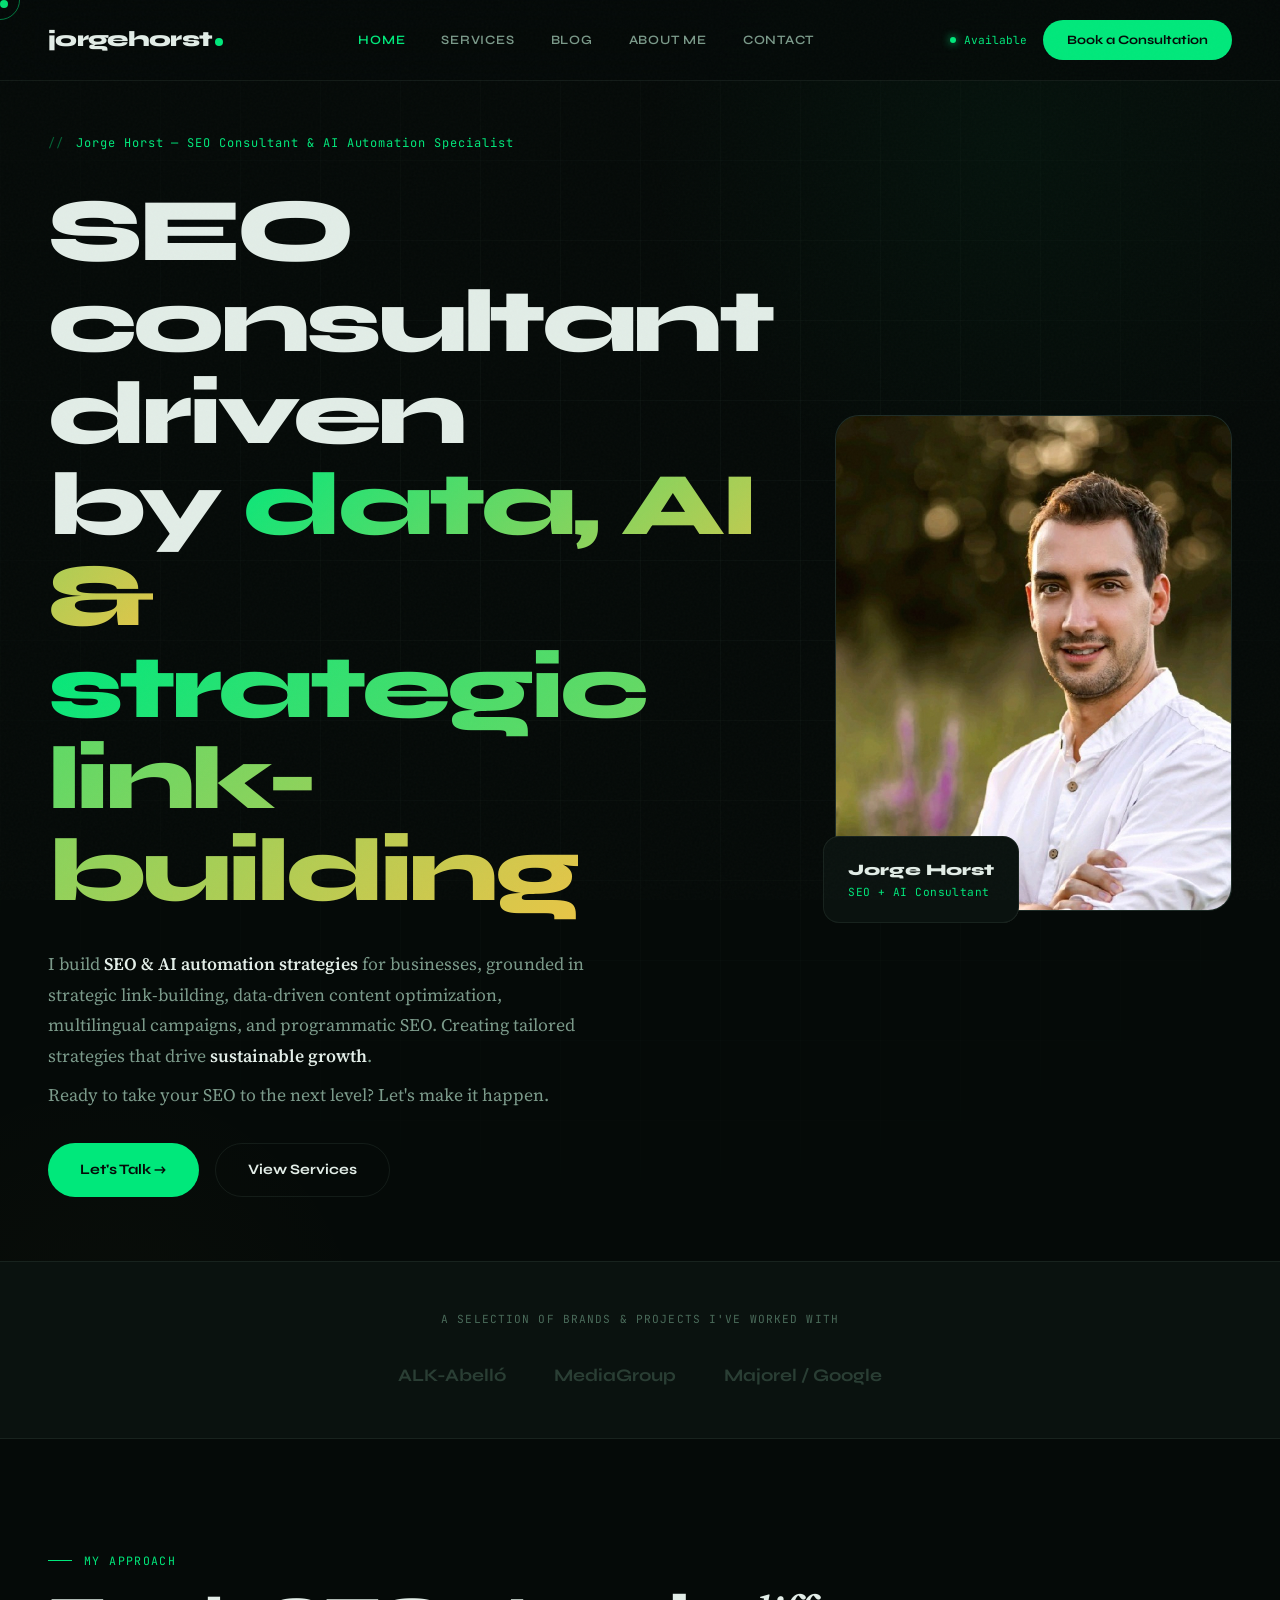
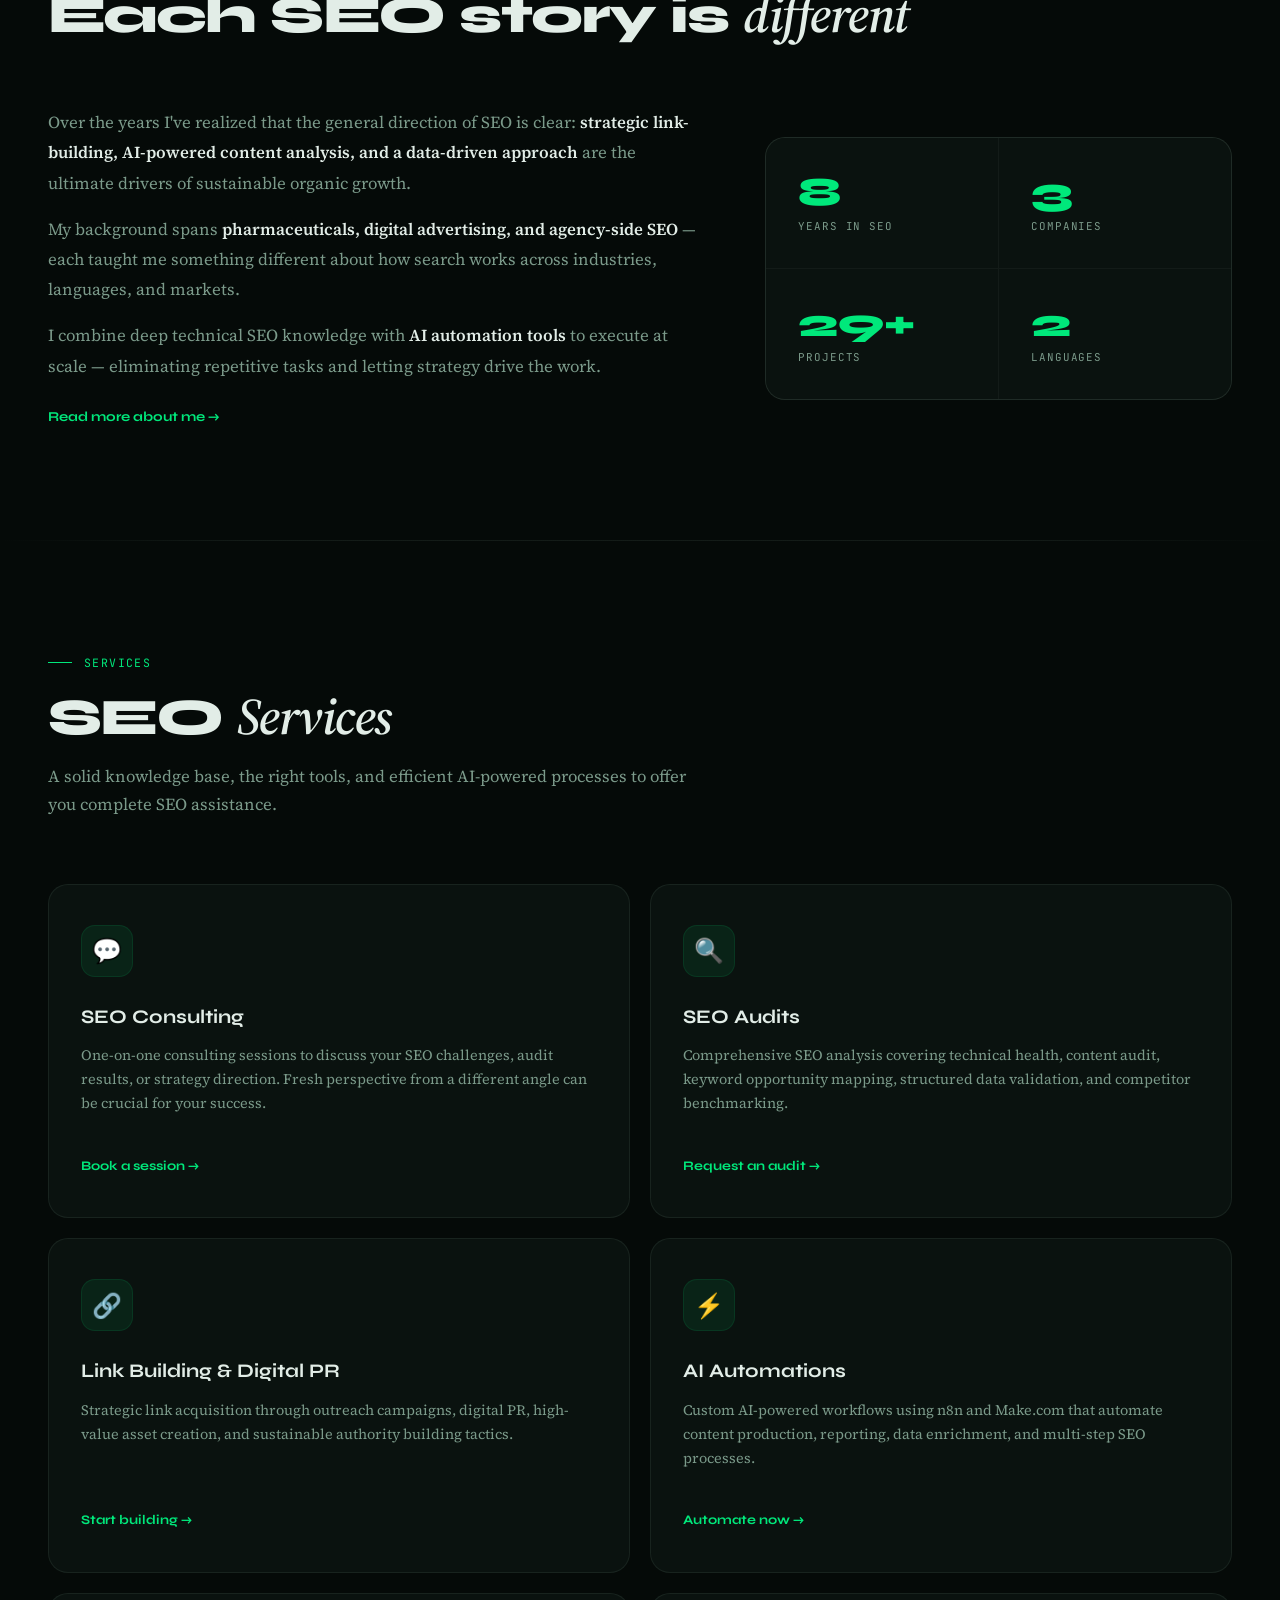
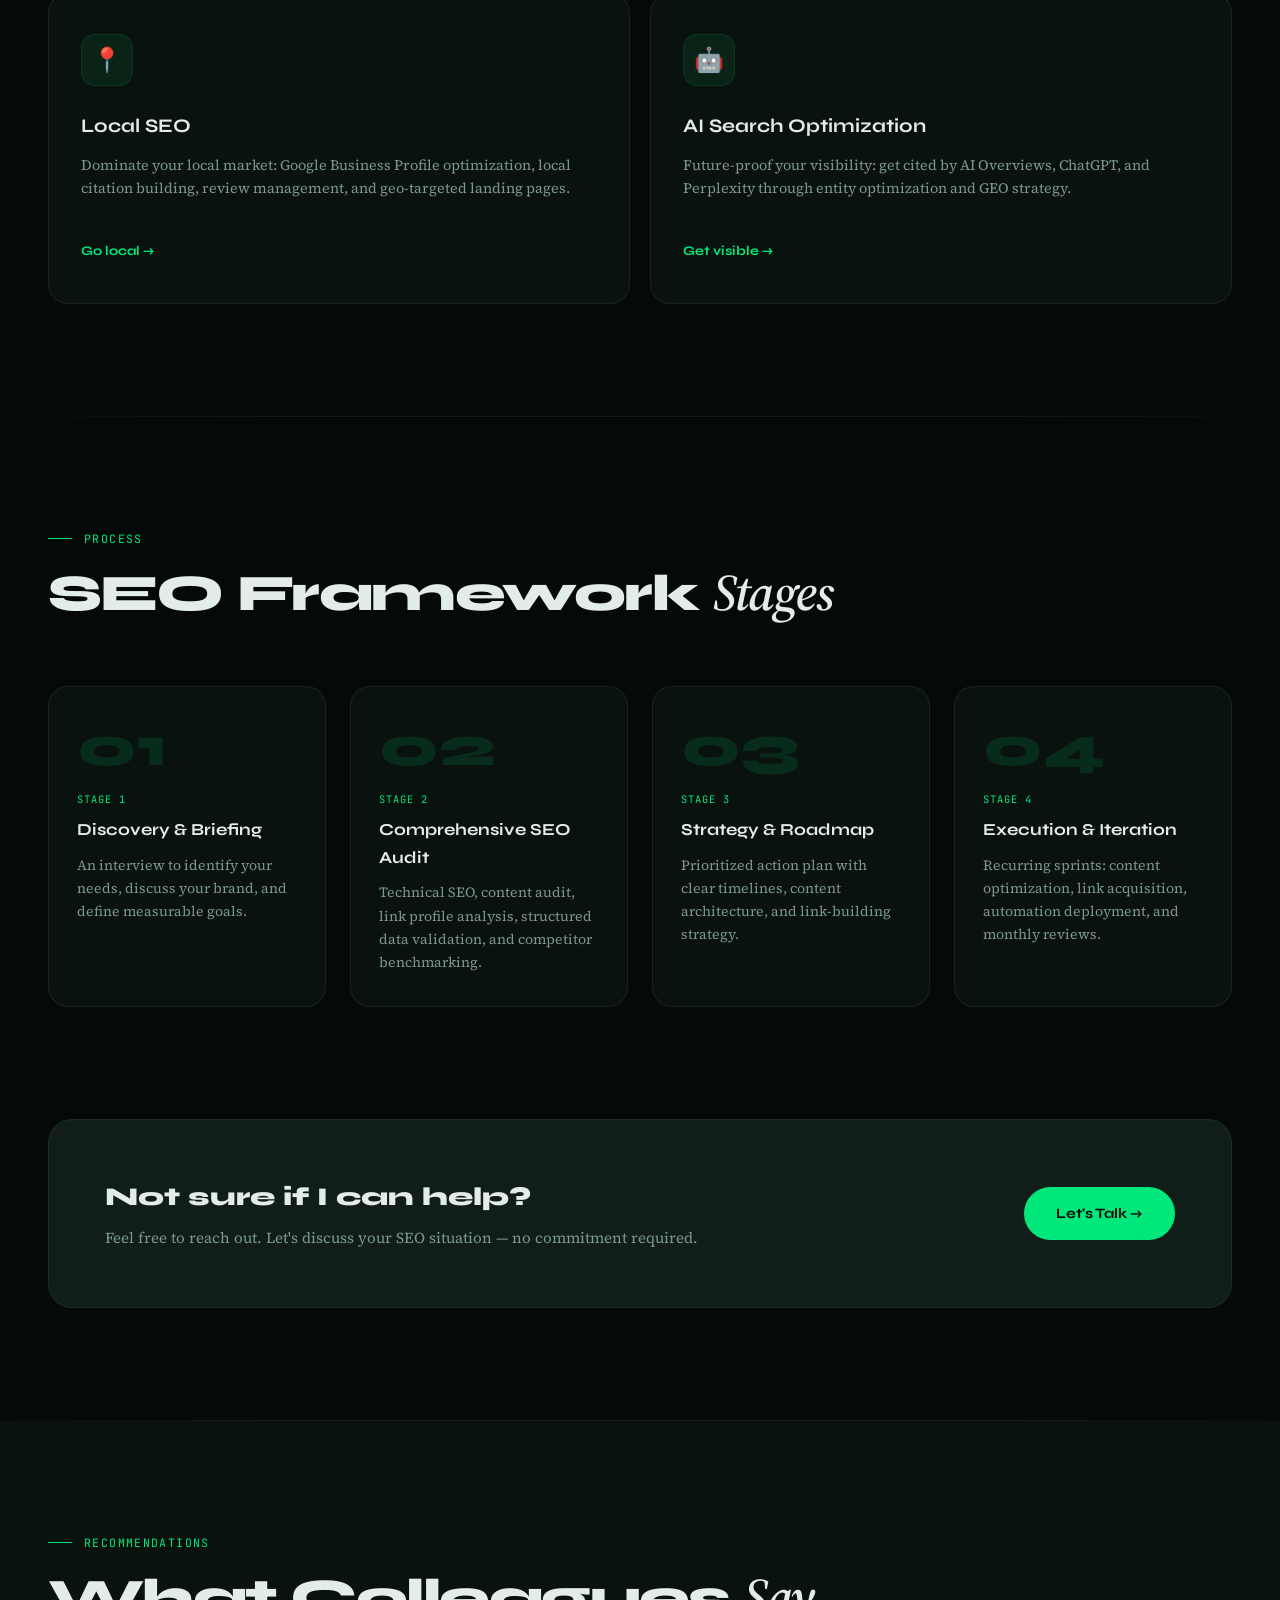
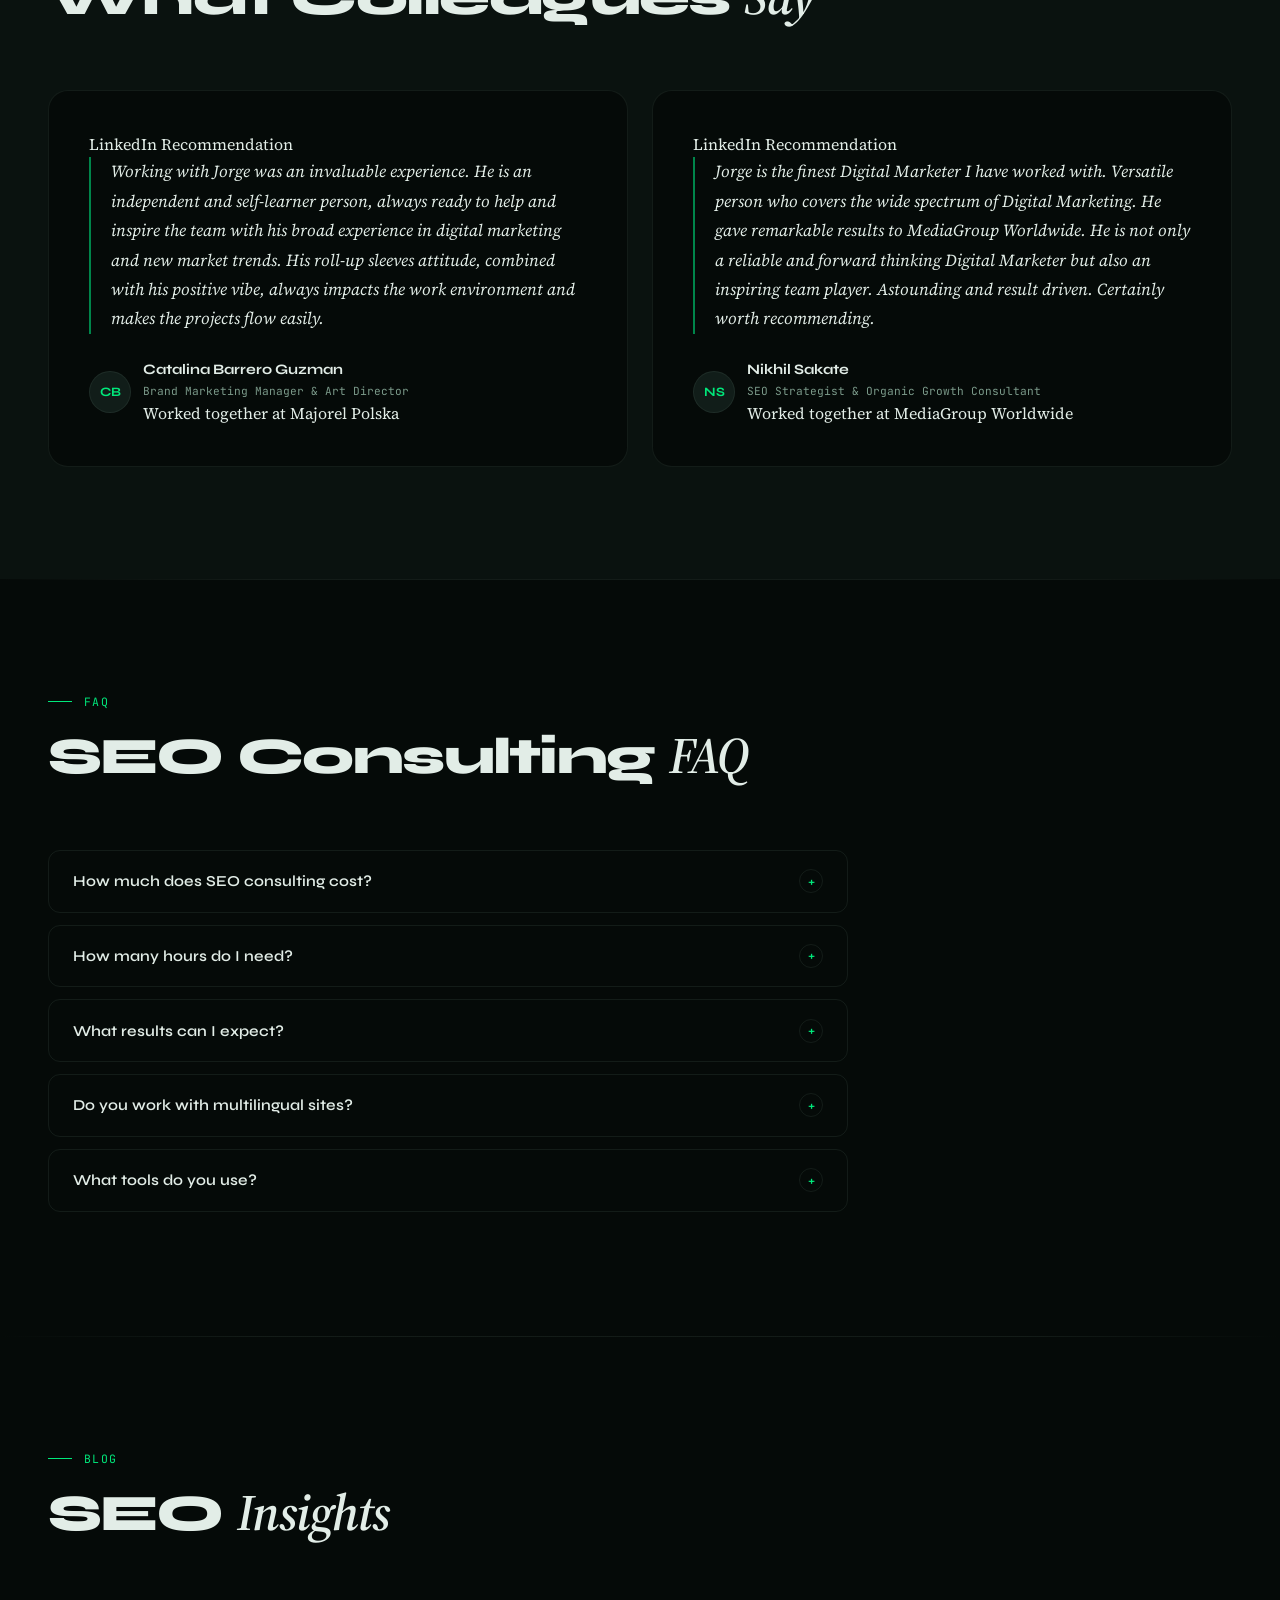
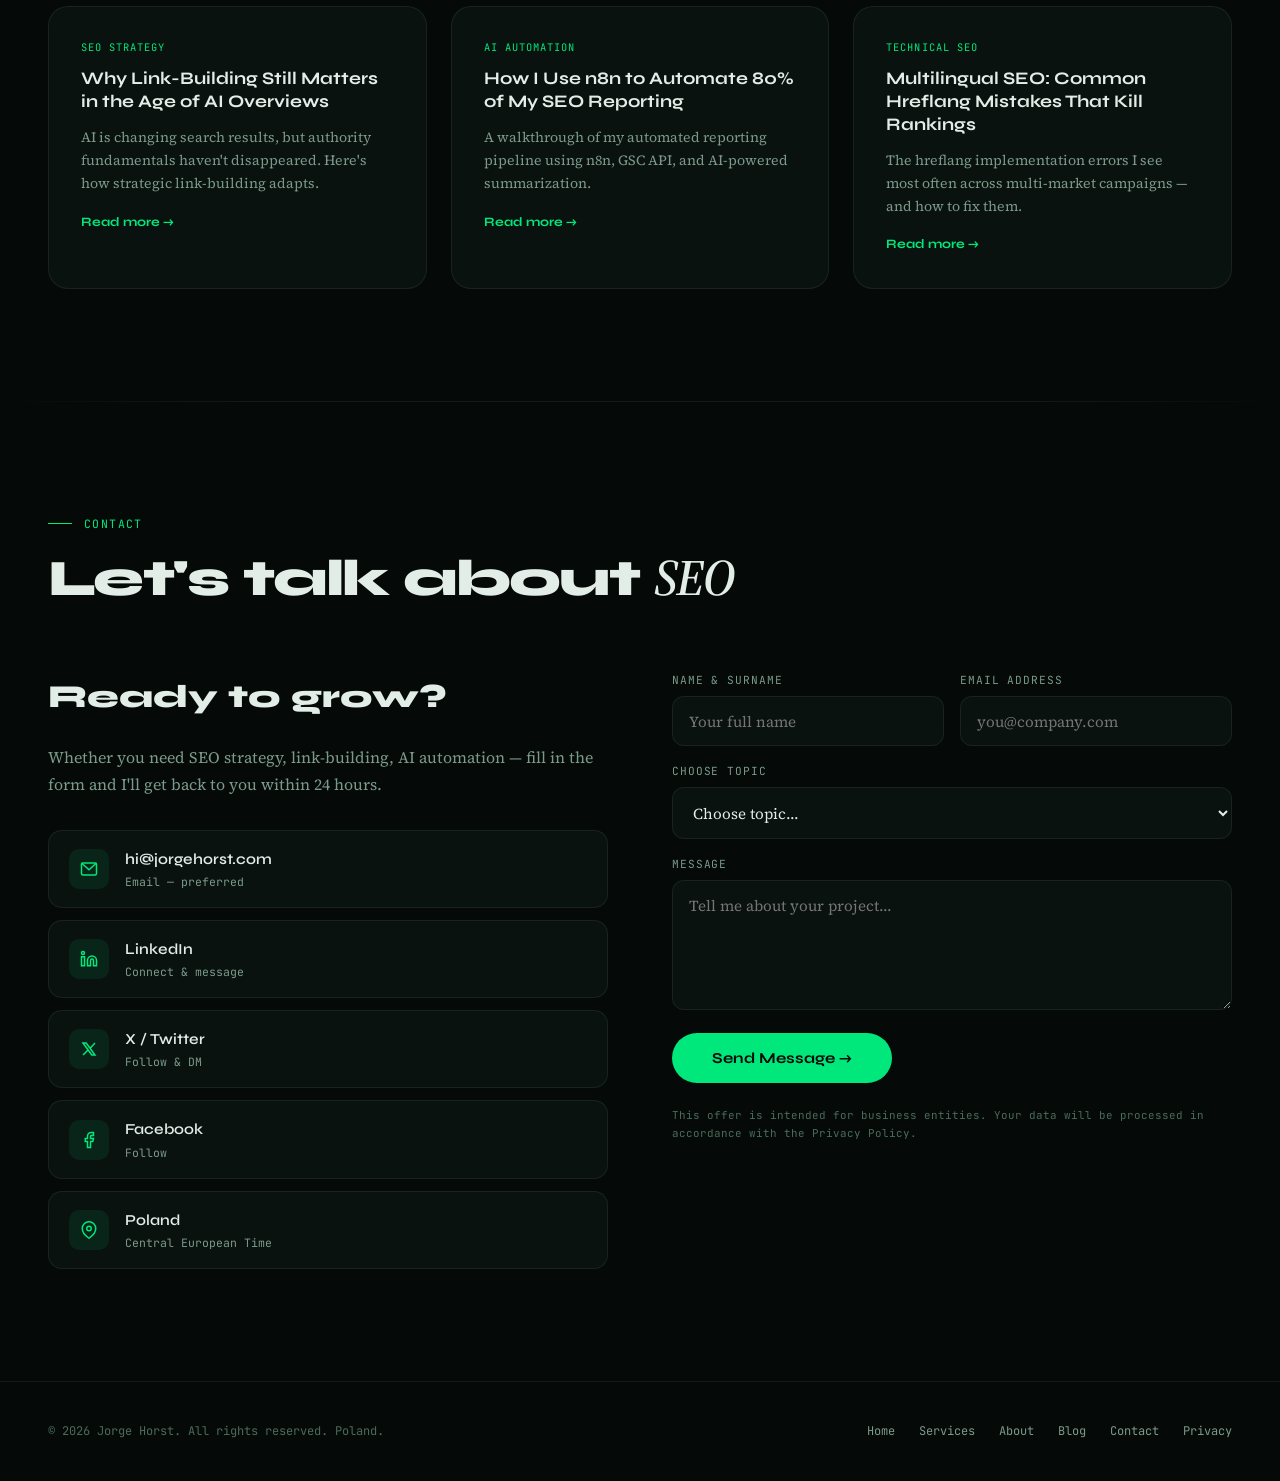
<file: index.html>
<!DOCTYPE html>
<html lang="en">
<head>
<meta charset="UTF-8">
<meta name="viewport" content="width=device-width, initial-scale=1.0">
<title>Jorge Horst — SEO Consultant & AI Automation Specialist | Poland</title>
<meta name="description" content="Jorge Horst is an SEO Consultant & AI Automation Specialist based in Poland. Strategic link-building, AI-powered analysis, multilingual SEO campaigns, and programmatic SEO strategies.">
<link rel="stylesheet" href="style.css">
</head>
<body>
<div class="cursor-dot" id="cursorDot"></div>
<div class="cursor-ring" id="cursorRing"></div>

<nav class="nav" id="nav">
  <a href="/" class="nav-logo">jorgehorst<span class="dot"></span></a>
  <div class="nav-links" id="navLinks">
    <a href="/" class="nav-link active">Home</a>
    <a href="#services" class="nav-link">Services</a>
    <a href="#blog" class="nav-link">Blog</a>
    <a href="about" class="nav-link">About Me</a>
    <a href="#contact" class="nav-link">Contact</a>
  </div>
  <div class="nav-cta-wrap">
    <div class="nav-status"><span class="pulse"></span> Available</div>
    <a href="#contact" class="nav-cta">Book a Consultation</a>
  </div>
  <button class="mobile-toggle" onclick="document.getElementById('navLinks').classList.toggle('open')" aria-label="Menu"><span></span><span></span><span></span></button>
</nav>

<section class="hero" id="hero">
  <div class="hero-bg-grid"></div><div class="hero-glow"></div><div class="hero-glow-2"></div>
  <div class="hero-inner hero-split">
    <div>
      <div class="hero-eyebrow">Jorge Horst — SEO Consultant & AI Automation Specialist</div>
      <h1><span class="line">SEO consultant driven</span><span class="line">by <em>data, AI &</em></span><span class="line"><em>strategic link-building</em></span></h1>
      <p class="hero-desc">I build <strong>SEO & AI automation strategies</strong> for businesses, grounded in strategic link-building, data-driven content optimization, multilingual campaigns, and programmatic SEO. Creating tailored strategies that drive <strong>sustainable growth</strong>.</p>
      <p class="hero-desc" style="margin-top:0.5rem">Ready to take your SEO to the next level? Let's make it happen.</p>
      <div class="hero-actions"><a href="#contact" class="btn btn-fill">Let's Talk →</a><a href="#services" class="btn btn-outline">View Services</a></div>
    </div>
    <div class="hero-photo-card">
      <div class="hero-photo"><img src="jorge_horst.jpg" alt="Jorge Horst — SEO Consultant"></div>
      <div class="hero-photo-floating"><div class="hpf-name">Jorge Horst</div><div class="hpf-role">SEO + AI Consultant</div></div>
    </div>
  </div>
</section>

<div class="logos-strip reveal"><div class="logos-inner">
  <div class="logos-label">A selection of brands & projects I've worked with</div>
  <div class="logos-row"><span class="logo-item">ALK-Abelló</span><span class="logo-item">MediaGroup</span><span class="logo-item">Majorel / Google</span></div>
</div></div>

<section class="section" id="story">
  <div class="section-inner">
    <div class="section-header reveal"><span class="section-eyebrow">My Approach</span><h2 class="section-title">Each SEO story is <em>different</em></h2></div>
    <div class="story-layout">
      <div class="story-text reveal">
        <p>Over the years I've realized that the general direction of SEO is clear: <strong>strategic link-building, AI-powered content analysis, and a data-driven approach</strong> are the ultimate drivers of sustainable organic growth.</p>
        <p>My background spans <strong>pharmaceuticals, digital advertising, and agency-side SEO</strong> — each taught me something different about how search works across industries, languages, and markets.</p>
        <p>I combine deep technical SEO knowledge with <strong>AI automation tools</strong> to execute at scale — eliminating repetitive tasks and letting strategy drive the work.</p>
        <a href="about" class="read-more">Read more about me →</a>
      </div>
      <div class="story-stats reveal">
        <div class="story-stat"><div class="story-stat-num" id="yearsCount" data-suffix="">0</div><div class="story-stat-label">Years in SEO</div></div>
        <div class="story-stat"><div class="story-stat-num" data-count="3">0</div><div class="story-stat-label">Companies</div></div>
        <div class="story-stat"><div class="story-stat-num" data-count="50" data-suffix="+">0</div><div class="story-stat-label">Projects</div></div>
        <div class="story-stat"><div class="story-stat-num" data-count="2">0</div><div class="story-stat-label">Languages</div></div>
      </div>
    </div>
  </div>
</section>
<div class="section-divider"></div>

<section class="section" id="services">
  <div class="section-inner">
    <div class="section-header reveal"><span class="section-eyebrow">Services</span><h2 class="section-title">SEO <em>Services</em></h2><p class="section-subtitle">A solid knowledge base, the right tools, and efficient AI-powered processes to offer you complete SEO assistance.</p></div>
    <div class="services-grid services-grid-2col">
      <div class="service-card reveal"><div class="service-icon-wrap">💬</div><h3>SEO Consulting</h3><p>One-on-one consulting sessions to discuss your SEO challenges, audit results, or strategy direction. Fresh perspective from a different angle can be crucial for your success.</p><a href="#contact" class="service-link">Book a session →</a></div>
      <div class="service-card reveal"><div class="service-icon-wrap">🔍</div><h3>SEO Audits</h3><p>Comprehensive SEO analysis covering technical health, content audit, keyword opportunity mapping, structured data validation, and competitor benchmarking.</p><a href="#contact" class="service-link">Request an audit →</a></div>
      <div class="service-card reveal"><div class="service-icon-wrap">🔗</div><h3>Link Building & Digital PR</h3><p>Strategic link acquisition through outreach campaigns, digital PR, high-value asset creation, and sustainable authority building tactics.</p><a href="#contact" class="service-link">Start building →</a></div>
      <div class="service-card reveal"><div class="service-icon-wrap">⚡</div><h3>AI Automations</h3><p>Custom AI-powered workflows using n8n and Make.com that automate content production, reporting, data enrichment, and multi-step SEO processes.</p><a href="#contact" class="service-link">Automate now →</a></div>
      <div class="service-card reveal"><div class="service-icon-wrap">📍</div><h3>Local SEO</h3><p>Dominate your local market: Google Business Profile optimization, local citation building, review management, and geo-targeted landing pages.</p><a href="#contact" class="service-link">Go local →</a></div>
      <div class="service-card reveal"><div class="service-icon-wrap">🤖</div><h3>AI Search Optimization</h3><p>Future-proof your visibility: get cited by AI Overviews, ChatGPT, and Perplexity through entity optimization and GEO strategy.</p><a href="#contact" class="service-link">Get visible →</a></div>
    </div>
  </div>
</section>
<div class="section-divider"></div>

<section class="section" id="framework">
  <div class="section-inner">
    <div class="section-header reveal"><span class="section-eyebrow">Process</span><h2 class="section-title">SEO Framework <em>Stages</em></h2></div>
    <div class="framework-grid">
      <div class="framework-step reveal"><div class="fw-num">01</div><div class="fw-label">Stage 1</div><h4>Discovery & Briefing</h4><p>An interview to identify your needs, discuss your brand, and define measurable goals.</p></div>
      <div class="framework-step reveal reveal-delay-1"><div class="fw-num">02</div><div class="fw-label">Stage 2</div><h4>Comprehensive SEO Audit</h4><p>Technical SEO, content audit, link profile analysis, structured data validation, and competitor benchmarking.</p></div>
      <div class="framework-step reveal reveal-delay-2"><div class="fw-num">03</div><div class="fw-label">Stage 3</div><h4>Strategy & Roadmap</h4><p>Prioritized action plan with clear timelines, content architecture, and link-building strategy.</p></div>
      <div class="framework-step reveal reveal-delay-3"><div class="fw-num">04</div><div class="fw-label">Stage 4</div><h4>Execution & Iteration</h4><p>Recurring sprints: content optimization, link acquisition, automation deployment, and monthly reviews.</p></div>
    </div>
  </div>
</section>

<section class="section" style="padding-top:0"><div class="section-inner"><div class="cta-banner reveal"><div><h3>Not sure if I can help?</h3><p>Feel free to reach out. Let's discuss your SEO situation — no commitment required.</p></div><a href="#contact" class="btn btn-fill">Let's Talk →</a></div></div></section>
<div class="section-divider"></div>

<section class="section testimonials-section" id="testimonials">
  <div class="section-inner">
    <div class="section-header reveal"><span class="section-eyebrow">Recommendations</span><h2 class="section-title">What Colleagues <em>Say</em></h2></div>
    <div class="testimonials-grid">
      <div class="testimonial-card reveal">
        <div class="testimonial-source">LinkedIn Recommendation</div>
        <p class="testimonial-quote">Working with Jorge was an invaluable experience. He is an independent and self-learner person, always ready to help and inspire the team with his broad experience in digital marketing and new market trends. His roll-up sleeves attitude, combined with his positive vibe, always impacts the work environment and makes the projects flow easily.</p>
        <div class="testimonial-author">
          <div class="testimonial-avatar">CB</div>
          <div>
            <div class="testimonial-name">Catalina Barrero Guzman</div>
            <div class="testimonial-role">Brand Marketing Manager & Art Director</div>
            <div class="testimonial-context">Worked together at Majorel Polska</div>
          </div>
        </div>
      </div>
      <div class="testimonial-card reveal">
        <div class="testimonial-source">LinkedIn Recommendation</div>
        <p class="testimonial-quote">Jorge is the finest Digital Marketer I have worked with. Versatile person who covers the wide spectrum of Digital Marketing. He gave remarkable results to MediaGroup Worldwide. He is not only a reliable and forward thinking Digital Marketer but also an inspiring team player. Astounding and result driven. Certainly worth recommending.</p>
        <div class="testimonial-author">
          <div class="testimonial-avatar">NS</div>
          <div>
            <div class="testimonial-name">Nikhil Sakate</div>
            <div class="testimonial-role">SEO Strategist & Organic Growth Consultant</div>
            <div class="testimonial-context">Worked together at MediaGroup Worldwide</div>
          </div>
        </div>
      </div>
    </div>
  </div>
</section>
<div class="section-divider"></div>

<section class="section" id="faq">
  <div class="section-inner">
    <div class="section-header reveal"><span class="section-eyebrow">FAQ</span><h2 class="section-title">SEO Consulting <em>FAQ</em></h2></div>
    <div class="faq-list">
      <div class="faq-item reveal" onclick="this.classList.toggle('open')"><button class="faq-question">How much does SEO consulting cost? <span class="qa-icon">+</span></button><div class="qa-answer"><div class="qa-answer-inner">Rates depend on scope and complexity. Contact me with your situation and I'll provide a transparent quote.</div></div></div>
      <div class="faq-item reveal" onclick="this.classList.toggle('open')"><button class="faq-question">How many hours do I need? <span class="qa-icon">+</span></button><div class="qa-answer"><div class="qa-answer-inner">One hour is usually enough for common questions or a second opinion. For audits and strategy, a larger engagement is typical.</div></div></div>
      <div class="faq-item reveal" onclick="this.classList.toggle('open')"><button class="faq-question">What results can I expect? <span class="qa-icon">+</span></button><div class="qa-answer"><div class="qa-answer-inner">Improved technical health within weeks, content and link-building results within 3–6 months, and compounding traffic growth over 6–12 months.</div></div></div>
      <div class="faq-item reveal" onclick="this.classList.toggle('open')"><button class="faq-question">Do you work with multilingual sites? <span class="qa-icon">+</span></button><div class="qa-answer"><div class="qa-answer-inner">Yes — I've managed multilingual SEO campaigns across European markets and speak both Spanish and English natively.</div></div></div>
      <div class="faq-item reveal" onclick="this.classList.toggle('open')"><button class="faq-question">What tools do you use? <span class="qa-icon">+</span></button><div class="qa-answer"><div class="qa-answer-inner">Screaming Frog, Ahrefs, Semrush, Google Search Console, GA4, n8n, Make.com, and various LLM-based tools.</div></div></div>
    </div>
  </div>
</section>
<div class="section-divider"></div>

<section class="section" id="blog">
  <div class="section-inner">
    <div class="section-header reveal"><span class="section-eyebrow">Blog</span><h2 class="section-title">SEO <em>Insights</em></h2></div>
    <div class="blog-grid">
      <div class="blog-card reveal"><div class="blog-card-body"><div class="blog-card-tag">SEO Strategy</div><h3>Why Link-Building Still Matters in the Age of AI Overviews</h3><p>AI is changing search results, but authority fundamentals haven't disappeared. Here's how strategic link-building adapts.</p><a href="#" class="blog-card-link">Read more →</a></div></div>
      <div class="blog-card reveal reveal-delay-1"><div class="blog-card-body"><div class="blog-card-tag">AI Automation</div><h3>How I Use n8n to Automate 80% of My SEO Reporting</h3><p>A walkthrough of my automated reporting pipeline using n8n, GSC API, and AI-powered summarization.</p><a href="#" class="blog-card-link">Read more →</a></div></div>
      <div class="blog-card reveal reveal-delay-2"><div class="blog-card-body"><div class="blog-card-tag">Technical SEO</div><h3>Multilingual SEO: Common Hreflang Mistakes That Kill Rankings</h3><p>The hreflang implementation errors I see most often across multi-market campaigns — and how to fix them.</p><a href="#" class="blog-card-link">Read more →</a></div></div>
    </div>
  </div>
</section>
<div class="section-divider"></div>

<section class="section" id="contact">
  <div class="section-inner">
    <div class="section-header reveal"><span class="section-eyebrow">Contact</span><h2 class="section-title">Let's talk about <em>SEO</em></h2></div>
    <div class="contact-layout">
      <div class="contact-info reveal">
        <h3>Ready to grow?</h3>
        <p>Whether you need SEO strategy, link-building, AI automation — fill in the form and I'll get back to you within 24 hours.</p>
        <div class="contact-links">
          <a href="mailto:hi@jorgehorst.com" class="contact-link-item"><div class="contact-link-icon"><svg width="18" height="18" viewBox="0 0 24 24" fill="none" stroke="#00E87B" stroke-width="2"><rect x="2" y="4" width="20" height="16" rx="2"/><polyline points="22,4 12,13 2,4"/></svg></div><div><div class="contact-link-text">hi@jorgehorst.com</div><div class="contact-link-sub">Email — preferred</div></div></a>
          <a href="https://www.linkedin.com/in/jorge-horst/" target="_blank" rel="noopener" class="contact-link-item"><div class="contact-link-icon"><svg width="18" height="18" viewBox="0 0 24 24" fill="none" stroke="#00E87B" stroke-width="2"><path d="M16 8a6 6 0 0 1 6 6v7h-4v-7a2 2 0 0 0-4 0v7h-4v-7a6 6 0 0 1 6-6z"/><rect x="2" y="9" width="4" height="12"/><circle cx="4" cy="4" r="2"/></svg></div><div><div class="contact-link-text">LinkedIn</div><div class="contact-link-sub">Connect & message</div></div></a>
          <a href="https://x.com/Jorgehorst26" target="_blank" rel="noopener" class="contact-link-item"><div class="contact-link-icon"><svg width="18" height="18" viewBox="0 0 24 24" fill="none" stroke="#00E87B" stroke-width="2"><path d="M4 4l11.733 16h4.267l-11.733-16zM4 20l6.768-6.768M13.232 11.232L20 4"/></svg></div><div><div class="contact-link-text">X / Twitter</div><div class="contact-link-sub">Follow & DM</div></div></a>
          <a href="https://www.facebook.com/jorge.horst/" target="_blank" rel="noopener" class="contact-link-item"><div class="contact-link-icon"><svg width="18" height="18" viewBox="0 0 24 24" fill="none" stroke="#00E87B" stroke-width="2"><path d="M18 2h-3a5 5 0 0 0-5 5v3H7v4h3v8h4v-8h3l1-4h-4V7a1 1 0 0 1 1-1h3z"/></svg></div><div><div class="contact-link-text">Facebook</div><div class="contact-link-sub">Follow</div></div></a>
          <div class="contact-link-item"><div class="contact-link-icon"><svg width="18" height="18" viewBox="0 0 24 24" fill="none" stroke="#00E87B" stroke-width="2"><path d="M21 10c0 7-9 13-9 13s-9-6-9-13a9 9 0 0 1 18 0z"/><circle cx="12" cy="10" r="3"/></svg></div><div><div class="contact-link-text">Poland</div><div class="contact-link-sub">Central European Time</div></div></div>
        </div>
      </div>
      <form class="contact-form reveal" onsubmit="event.preventDefault();this.querySelector('.form-submit').textContent='Sent ✓';this.querySelector('.form-submit').style.background='#00854A';">
        <div class="form-row"><div class="form-group"><label>Name & Surname</label><input type="text" placeholder="Your full name" required></div><div class="form-group"><label>Email Address</label><input type="email" placeholder="you@company.com" required></div></div>
        <div class="form-group"><label>Choose Topic</label><select><option value="">Choose topic...</option><option>SEO Consulting</option><option>SEO Audit</option><option>Link Building</option><option>AI Automations</option><option>Local SEO</option><option>AI Search Optimization</option><option>Other</option></select></div>
        <div class="form-group"><label>Message</label><textarea placeholder="Tell me about your project..."></textarea></div>
        <button type="submit" class="form-submit">Send Message →</button>
        <p class="form-note">This offer is intended for business entities. Your data will be processed in accordance with the Privacy Policy.</p>
      </form>
    </div>
  </div>
</section>

<footer class="footer"><div class="footer-inner"><div class="footer-copy">© 2026 Jorge Horst. All rights reserved. Poland.</div><div class="footer-links"><a href="/">Home</a><a href="#services">Services</a><a href="about">About</a><a href="#blog">Blog</a><a href="#contact">Contact</a><a href="privacy">Privacy</a></div></div></footer>

<script src="main.js"></script>
</body>
</html>
</file>
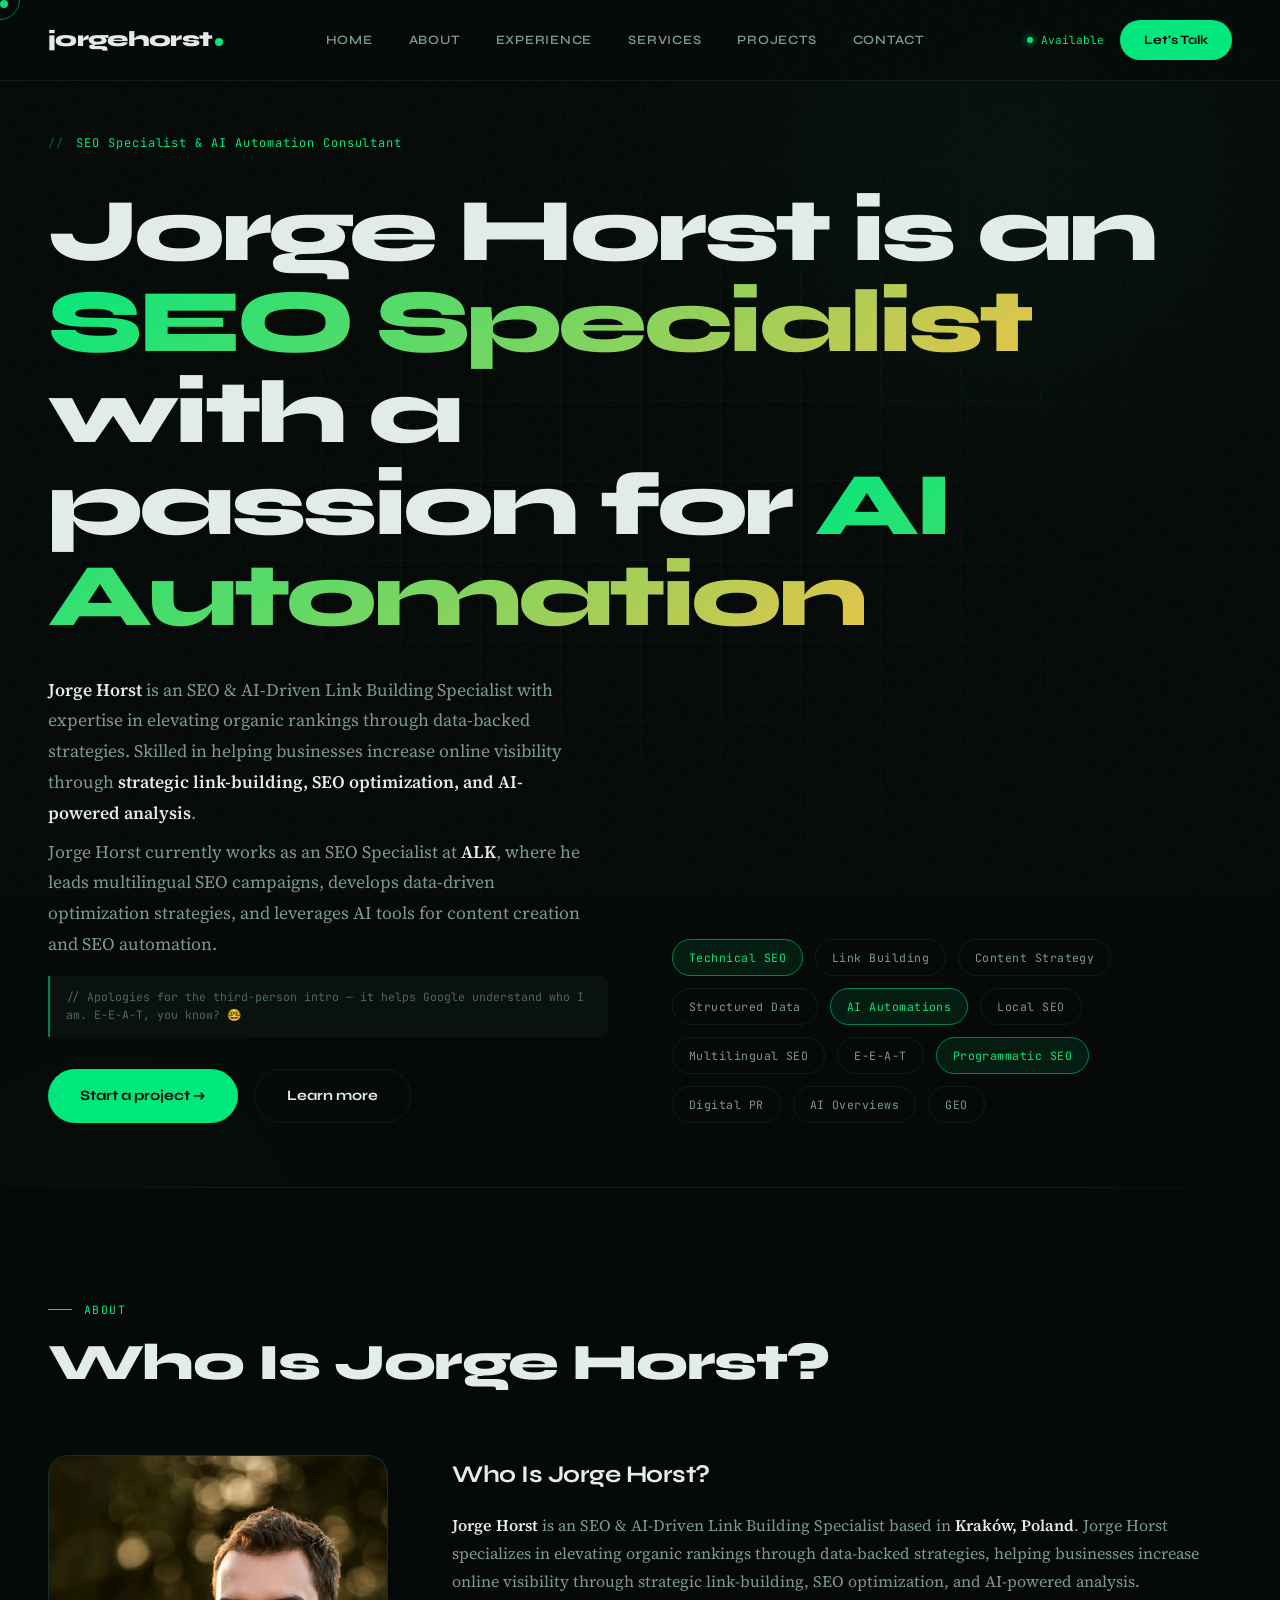
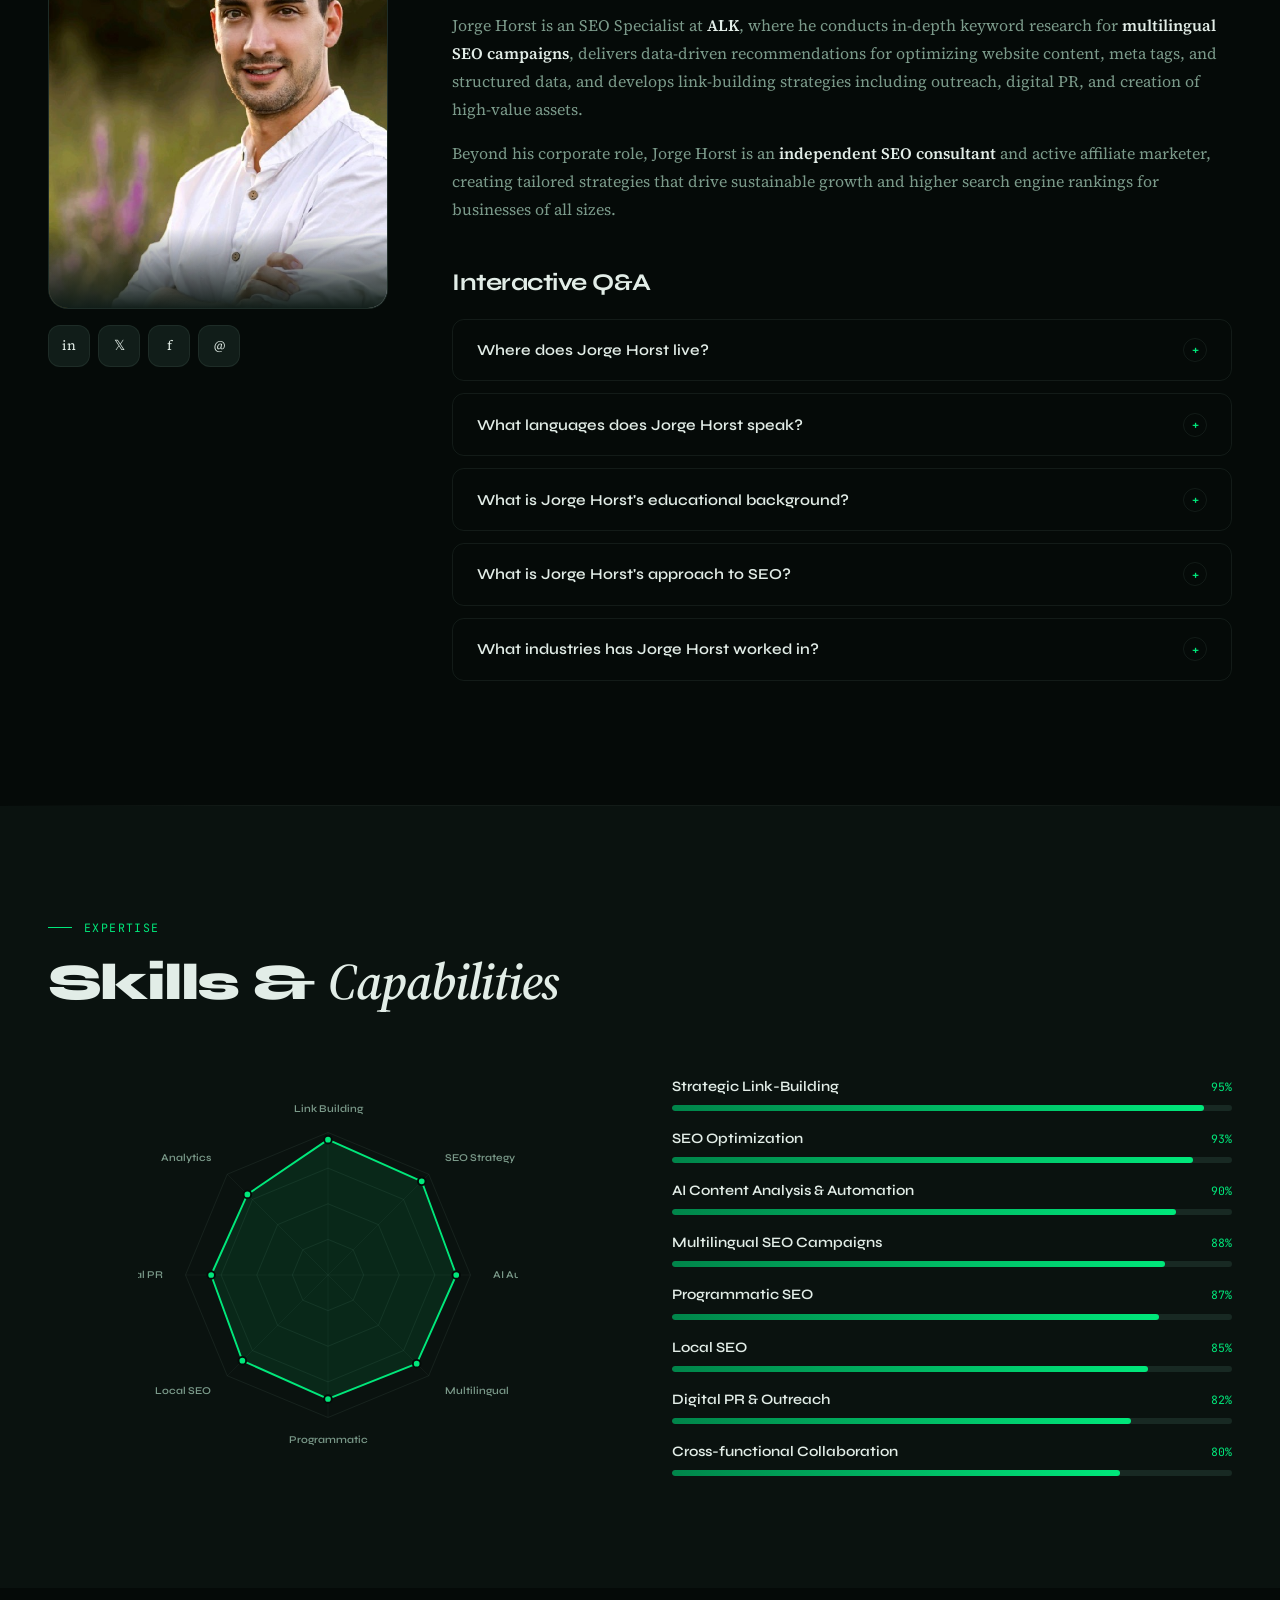
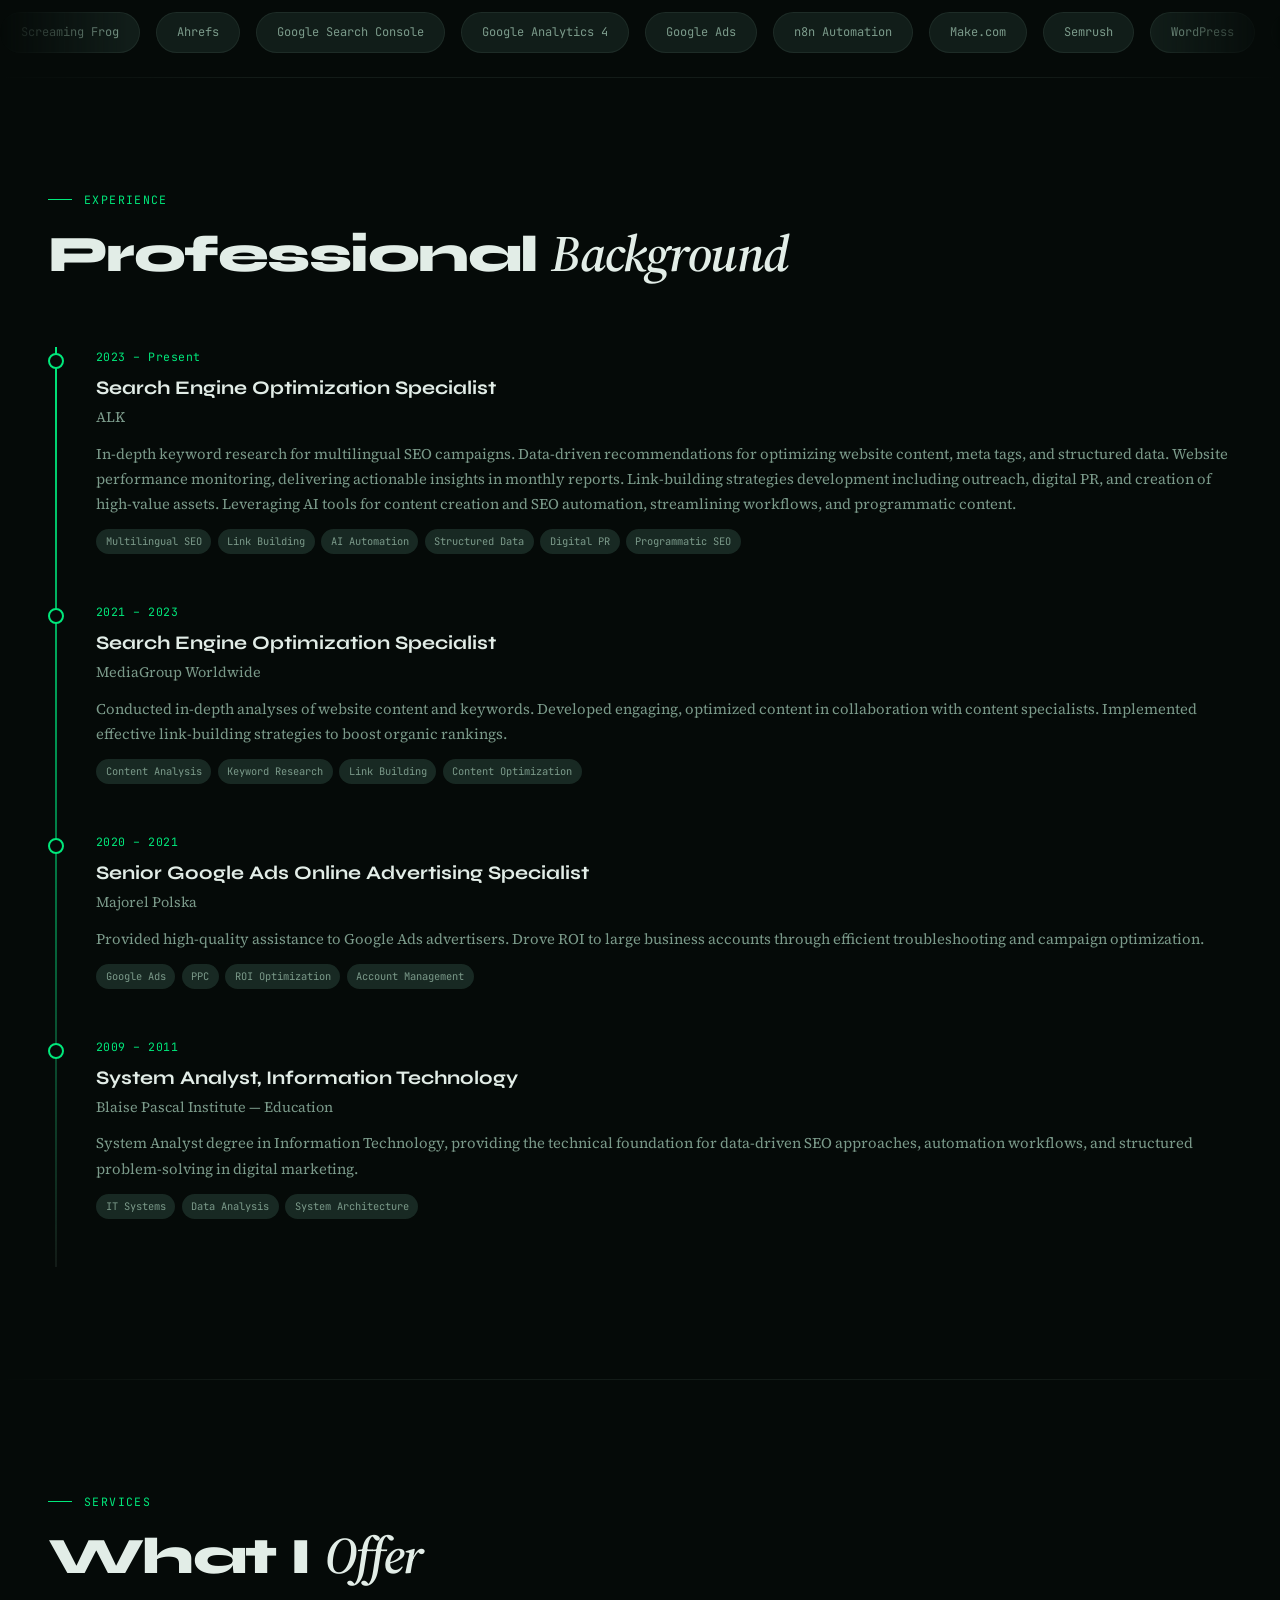
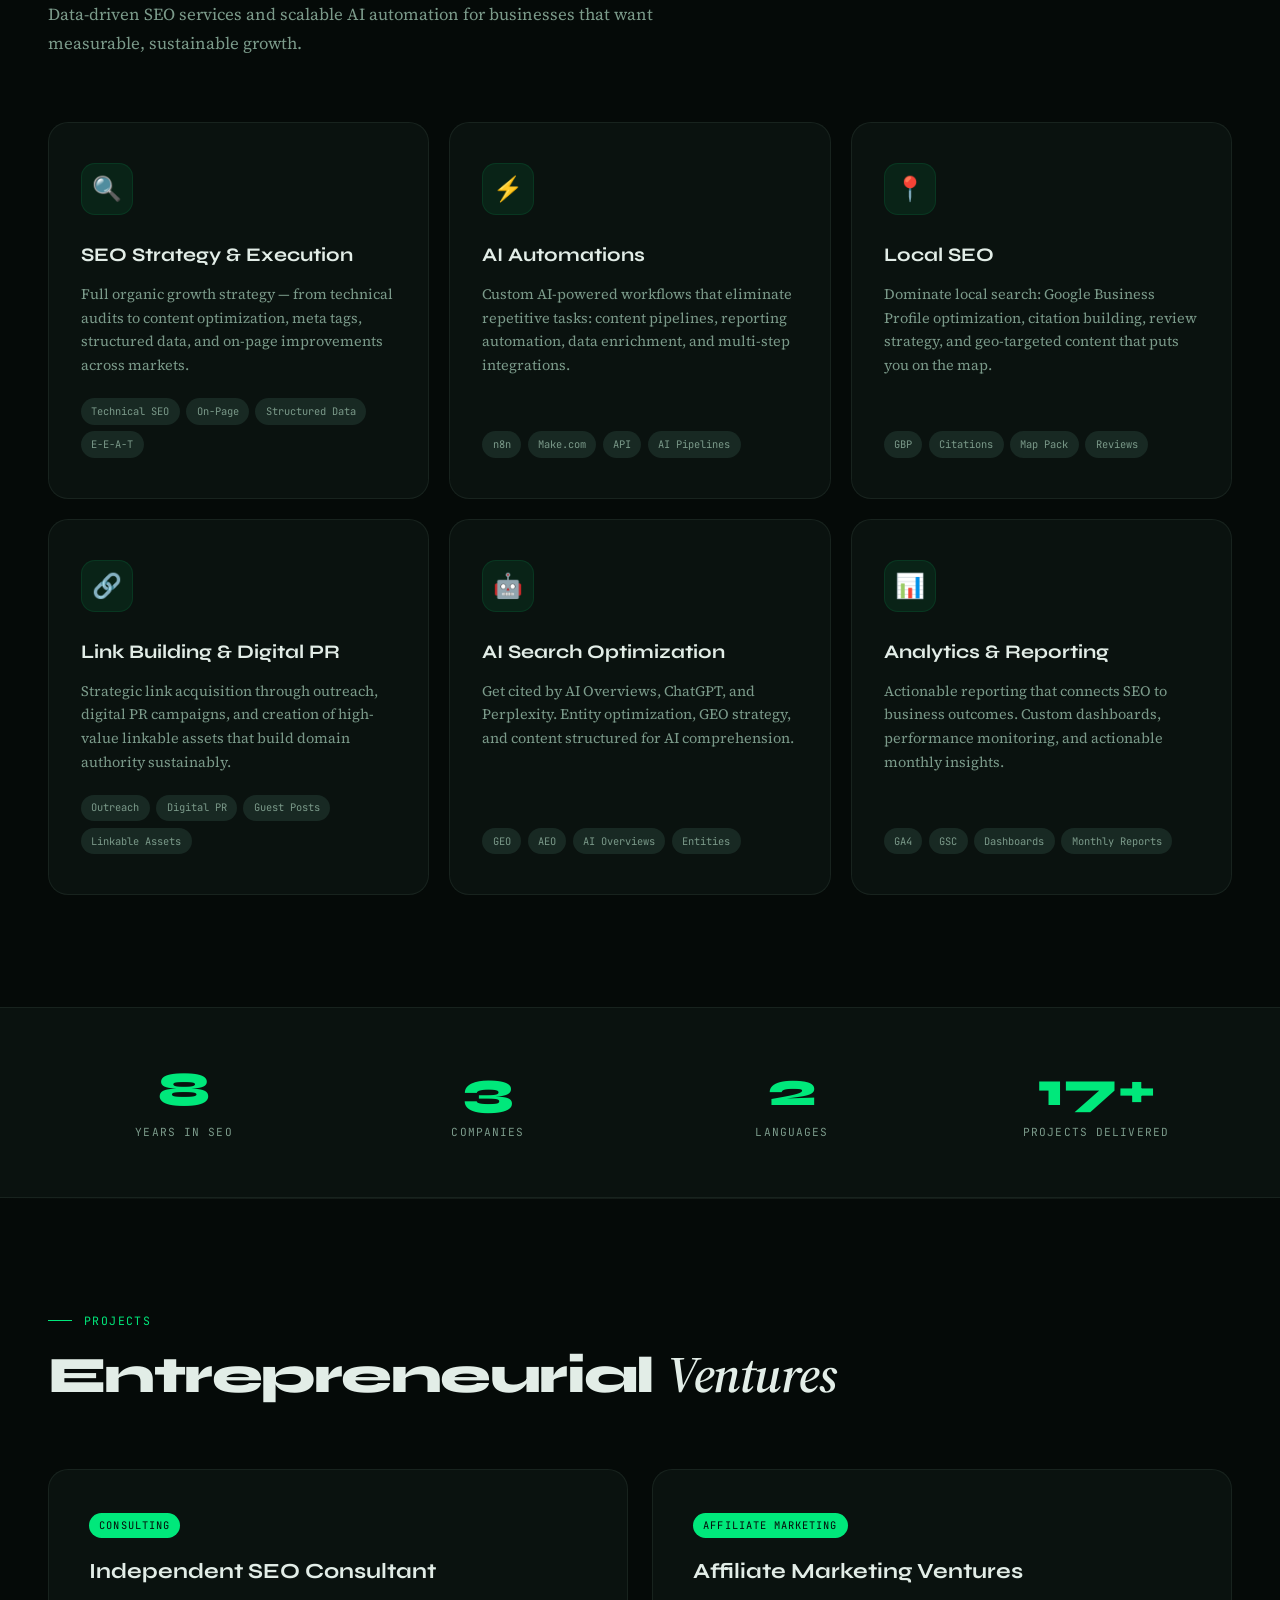
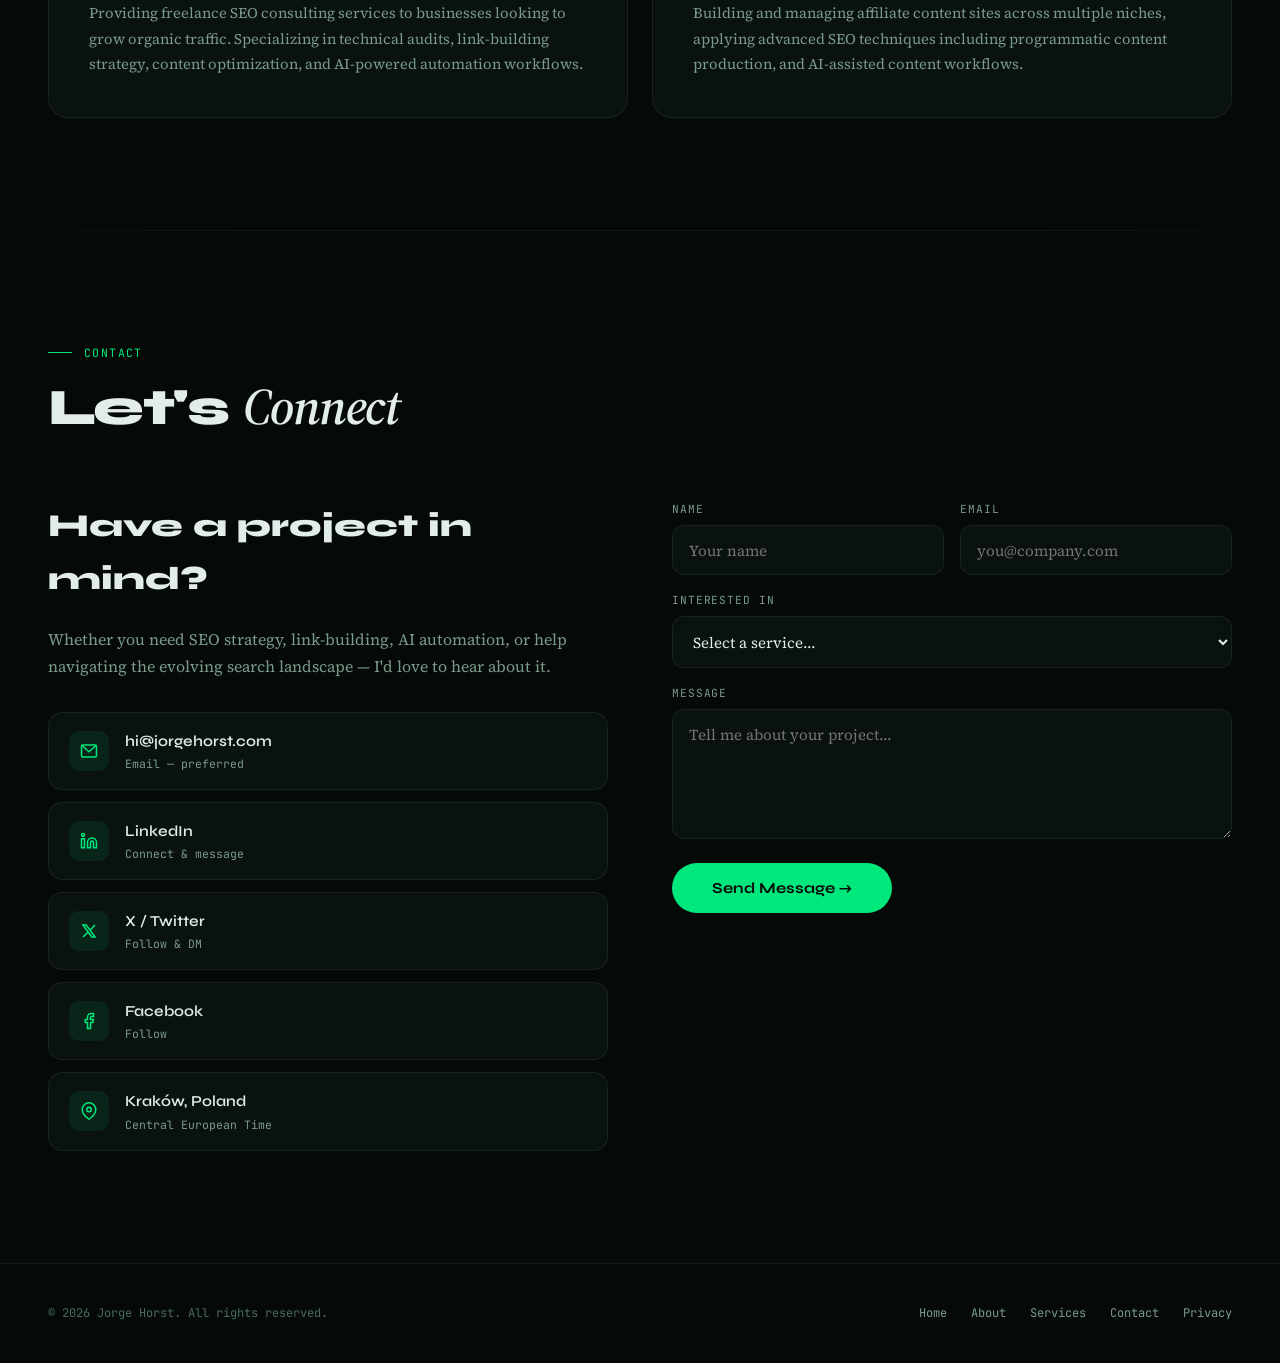
<file: about.html>
<!DOCTYPE html>
<html lang="en">
<head>
<meta charset="UTF-8">
<meta name="viewport" content="width=device-width, initial-scale=1.0">
<title>About Jorge Horst | SEO Specialist & AI Automation Consultant</title>
<meta name="description" content="Jorge Horst is an SEO Specialist and AI Automation Consultant helping businesses grow organic traffic through data-backed strategies, link-building, and AI-powered analysis. Based in Kraków, Poland.">
<link rel="stylesheet" href="style.css">
</head>
<body>
<div class="cursor-dot" id="cursorDot"></div>
<div class="cursor-ring" id="cursorRing"></div>

<nav class="nav" id="nav">
  <a href="/" class="nav-logo">jorgehorst<span class="dot"></span></a>
  <div class="nav-links" id="navLinks">
    <a href="/" class="nav-link">Home</a>
    <a href="#about" class="nav-link active">About</a>
    <a href="#experience" class="nav-link">Experience</a>
    <a href="#services" class="nav-link">Services</a>
    <a href="#projects" class="nav-link">Projects</a>
    <a href="#contact" class="nav-link">Contact</a>
  </div>
  <div class="nav-cta-wrap">
    <div class="nav-status"><span class="pulse"></span> Available</div>
    <a href="#contact" class="nav-cta">Let's Talk</a>
  </div>
  <button class="mobile-toggle" onclick="document.getElementById('navLinks').classList.toggle('open')" aria-label="Menu"><span></span><span></span><span></span></button>
</nav>

<section class="hero" id="hero">
  <div class="hero-bg-grid"></div><div class="hero-glow"></div><div class="hero-glow-2"></div>
  <div class="hero-inner">
    <div class="hero-eyebrow">SEO Specialist & AI Automation Consultant</div>
    <h1><span class="line">Jorge Horst is an</span><span class="line"><em>SEO Specialist</em> with a</span><span class="line">passion for <em>AI Automation</em></span></h1>
    <div class="hero-bottom">
      <div>
        <p class="hero-desc"><strong>Jorge Horst</strong> is an SEO & AI-Driven Link Building Specialist with expertise in elevating organic rankings through data-backed strategies. Skilled in helping businesses increase online visibility through <strong>strategic link-building, SEO optimization, and AI-powered analysis</strong>.</p>
        <p class="hero-desc" style="margin-top:0.5rem">Jorge Horst currently works as an SEO Specialist at <strong>ALK</strong>, where he leads multilingual SEO campaigns, develops data-driven optimization strategies, and leverages AI tools for content creation and SEO automation.</p>
        <div class="hero-aside-note">// Apologies for the third-person intro — it helps Google understand who I am. E-E-A-T, you know? 🤓</div>
        <div class="hero-actions"><a href="#contact" class="btn btn-fill">Start a project →</a><a href="#about" class="btn btn-outline">Learn more</a></div>
      </div>
      <div class="hero-ticker">
        <div class="ticker-row"><span class="ticker-tag highlight">Technical SEO</span><span class="ticker-tag">Link Building</span><span class="ticker-tag">Content Strategy</span></div>
        <div class="ticker-row"><span class="ticker-tag">Structured Data</span><span class="ticker-tag highlight">AI Automations</span><span class="ticker-tag">Local SEO</span></div>
        <div class="ticker-row"><span class="ticker-tag">Multilingual SEO</span><span class="ticker-tag">E-E-A-T</span><span class="ticker-tag highlight">Programmatic SEO</span></div>
        <div class="ticker-row"><span class="ticker-tag">Digital PR</span><span class="ticker-tag">AI Overviews</span><span class="ticker-tag">GEO</span></div>
      </div>
    </div>
  </div>
</section>

<div class="section-divider"></div>

<section class="section" id="about">
  <div class="section-inner">
    <div class="section-header reveal"><span class="section-eyebrow">About</span><h2 class="section-title">Who Is Jorge Horst?</h2></div>
    <div class="about-layout">
      <div class="about-photo-col reveal">
        <div class="about-photo"><img src="jorge_horst.jpg" alt="Jorge Horst — SEO Specialist"><div class="about-photo-decor"></div></div>
        <div class="about-social">
          <a href="https://www.linkedin.com/in/jorge-horst/" target="_blank" rel="noopener" title="LinkedIn">in</a>
          <a href="https://x.com/Jorgehorst26" target="_blank" rel="noopener" title="X / Twitter">𝕏</a>
          <a href="https://www.facebook.com/jorge.horst/" target="_blank" rel="noopener" title="Facebook">f</a>
          <a href="mailto:hi@jorgehorst.com" title="Email">@</a>
        </div>
      </div>
      <div class="about-content reveal">
        <h3>Who Is Jorge Horst?</h3>
        <p><strong>Jorge Horst</strong> is an SEO & AI-Driven Link Building Specialist based in <strong>Kraków, Poland</strong>. Jorge Horst specializes in elevating organic rankings through data-backed strategies, helping businesses increase online visibility through strategic link-building, SEO optimization, and AI-powered analysis.</p>
        <p>Jorge Horst is an SEO Specialist at <strong>ALK</strong>, where he conducts in-depth keyword research for <strong>multilingual SEO campaigns</strong>, delivers data-driven recommendations for optimizing website content, meta tags, and structured data, and develops link-building strategies including outreach, digital PR, and creation of high-value assets.</p>
        <p>Beyond his corporate role, Jorge Horst is an <strong>independent SEO consultant</strong> and active affiliate marketer, creating tailored strategies that drive sustainable growth and higher search engine rankings for businesses of all sizes.</p>
        <h3>Interactive Q&A</h3>
        <div class="qa-item" onclick="this.classList.toggle('open')"><button class="qa-question">Where does Jorge Horst live? <span class="qa-icon">+</span></button><div class="qa-answer"><div class="qa-answer-inner">Jorge Horst is based in Kraków, Poland, where he works across multiple time zones to serve clients in European and international markets.</div></div></div>
        <div class="qa-item" onclick="this.classList.toggle('open')"><button class="qa-question">What languages does Jorge Horst speak? <span class="qa-icon">+</span></button><div class="qa-answer"><div class="qa-answer-inner">Jorge Horst is a native Spanish speaker and is fluent in English, which he uses as his primary professional language. This bilingual capability enables him to develop SEO strategies for both English-speaking and Spanish-speaking markets.</div></div></div>
        <div class="qa-item" onclick="this.classList.toggle('open')"><button class="qa-question">What is Jorge Horst's educational background? <span class="qa-icon">+</span></button><div class="qa-answer"><div class="qa-answer-inner">Jorge Horst studied Information Technology at the Blaise Pascal Institute (2009–2011), where he earned a System Analyst degree. This technical foundation supports his data-driven approach to SEO and his ability to build and manage AI automation systems.</div></div></div>
        <div class="qa-item" onclick="this.classList.toggle('open')"><button class="qa-question">What is Jorge Horst's approach to SEO? <span class="qa-icon">+</span></button><div class="qa-answer"><div class="qa-answer-inner">Jorge Horst combines strategic link-building with AI-powered content analysis and automation. His approach is rooted in data — from in-depth keyword research and structured data optimization to programmatic SEO strategies that deliver measurable, sustainable results.</div></div></div>
        <div class="qa-item" onclick="this.classList.toggle('open')"><button class="qa-question">What industries has Jorge Horst worked in? <span class="qa-icon">+</span></button><div class="qa-answer"><div class="qa-answer-inner">Jorge Horst has worked across multiple industries including pharmaceuticals (ALK — allergy immunotherapy), digital advertising (Google Ads via Majorel Polska), agency-side SEO (MediaGroup Worldwide), and affiliate marketing through his own ventures.</div></div></div>
      </div>
    </div>
  </div>
</section>
<div class="section-divider"></div>

<section class="section skills-section" id="skills">
  <div class="section-inner">
    <div class="section-header reveal"><span class="section-eyebrow">Expertise</span><h2 class="section-title">Skills & <em>Capabilities</em></h2></div>
    <div class="skills-layout">
      <div class="skills-radar-wrap reveal"><svg viewBox="0 0 400 400" width="380" height="380" xmlns="http://www.w3.org/2000/svg" id="skillsRadar"></svg></div>
      <div class="skills-list reveal">
        <div class="skill-bar-item" style="--pct:95%"><div class="skill-bar-label"><span class="skill-bar-name">Strategic Link-Building</span><span class="skill-bar-pct">95%</span></div><div class="skill-bar-track"><div class="skill-bar-fill"></div></div></div>
        <div class="skill-bar-item" style="--pct:93%"><div class="skill-bar-label"><span class="skill-bar-name">SEO Optimization</span><span class="skill-bar-pct">93%</span></div><div class="skill-bar-track"><div class="skill-bar-fill"></div></div></div>
        <div class="skill-bar-item" style="--pct:90%"><div class="skill-bar-label"><span class="skill-bar-name">AI Content Analysis & Automation</span><span class="skill-bar-pct">90%</span></div><div class="skill-bar-track"><div class="skill-bar-fill"></div></div></div>
        <div class="skill-bar-item" style="--pct:88%"><div class="skill-bar-label"><span class="skill-bar-name">Multilingual SEO Campaigns</span><span class="skill-bar-pct">88%</span></div><div class="skill-bar-track"><div class="skill-bar-fill"></div></div></div>
        <div class="skill-bar-item" style="--pct:87%"><div class="skill-bar-label"><span class="skill-bar-name">Programmatic SEO</span><span class="skill-bar-pct">87%</span></div><div class="skill-bar-track"><div class="skill-bar-fill"></div></div></div>
        <div class="skill-bar-item" style="--pct:85%"><div class="skill-bar-label"><span class="skill-bar-name">Local SEO</span><span class="skill-bar-pct">85%</span></div><div class="skill-bar-track"><div class="skill-bar-fill"></div></div></div>
        <div class="skill-bar-item" style="--pct:82%"><div class="skill-bar-label"><span class="skill-bar-name">Digital PR & Outreach</span><span class="skill-bar-pct">82%</span></div><div class="skill-bar-track"><div class="skill-bar-fill"></div></div></div>
        <div class="skill-bar-item" style="--pct:80%"><div class="skill-bar-label"><span class="skill-bar-name">Cross-functional Collaboration</span><span class="skill-bar-pct">80%</span></div><div class="skill-bar-track"><div class="skill-bar-fill"></div></div></div>
      </div>
    </div>
  </div>
</section>
<div class="certs-marquee"><div class="certs-track"><span class="cert-chip">Screaming Frog</span><span class="cert-chip">Ahrefs</span><span class="cert-chip">Google Search Console</span><span class="cert-chip">Google Analytics 4</span><span class="cert-chip">Google Ads</span><span class="cert-chip">n8n Automation</span><span class="cert-chip">Make.com</span><span class="cert-chip">Semrush</span><span class="cert-chip">WordPress</span><span class="cert-chip">Schema / JSON-LD</span><span class="cert-chip">AI Content Workflows</span><span class="cert-chip">Structured Data</span><span class="cert-chip">Digital PR</span><span class="cert-chip">Link Building</span><span class="cert-chip">Screaming Frog</span><span class="cert-chip">Ahrefs</span><span class="cert-chip">Google Search Console</span><span class="cert-chip">Google Analytics 4</span><span class="cert-chip">Google Ads</span><span class="cert-chip">n8n Automation</span><span class="cert-chip">Make.com</span><span class="cert-chip">Semrush</span><span class="cert-chip">WordPress</span><span class="cert-chip">Schema / JSON-LD</span><span class="cert-chip">AI Content Workflows</span><span class="cert-chip">Structured Data</span><span class="cert-chip">Digital PR</span><span class="cert-chip">Link Building</span></div></div>
<div class="section-divider"></div>

<section class="section" id="experience">
  <div class="section-inner">
    <div class="section-header reveal"><span class="section-eyebrow">Experience</span><h2 class="section-title">Professional <em>Background</em></h2></div>
    <div class="timeline" id="timeline">
      <div class="timeline-item"><div class="timeline-dot"></div><div class="timeline-date">2023 – Present</div><div class="timeline-title">Search Engine Optimization Specialist</div><div class="timeline-company">ALK</div><div class="timeline-desc">In-depth keyword research for multilingual SEO campaigns. Data-driven recommendations for optimizing website content, meta tags, and structured data. Website performance monitoring, delivering actionable insights in monthly reports. Link-building strategies development including outreach, digital PR, and creation of high-value assets. Leveraging AI tools for content creation and SEO automation, streamlining workflows, and programmatic content.</div><div class="timeline-tags"><span class="timeline-tag">Multilingual SEO</span><span class="timeline-tag">Link Building</span><span class="timeline-tag">AI Automation</span><span class="timeline-tag">Structured Data</span><span class="timeline-tag">Digital PR</span><span class="timeline-tag">Programmatic SEO</span></div></div>
      <div class="timeline-item"><div class="timeline-dot"></div><div class="timeline-date">2021 – 2023</div><div class="timeline-title">Search Engine Optimization Specialist</div><div class="timeline-company">MediaGroup Worldwide</div><div class="timeline-desc">Conducted in-depth analyses of website content and keywords. Developed engaging, optimized content in collaboration with content specialists. Implemented effective link-building strategies to boost organic rankings.</div><div class="timeline-tags"><span class="timeline-tag">Content Analysis</span><span class="timeline-tag">Keyword Research</span><span class="timeline-tag">Link Building</span><span class="timeline-tag">Content Optimization</span></div></div>
      <div class="timeline-item"><div class="timeline-dot"></div><div class="timeline-date">2020 – 2021</div><div class="timeline-title">Senior Google Ads Online Advertising Specialist</div><div class="timeline-company">Majorel Polska</div><div class="timeline-desc">Provided high-quality assistance to Google Ads advertisers. Drove ROI to large business accounts through efficient troubleshooting and campaign optimization.</div><div class="timeline-tags"><span class="timeline-tag">Google Ads</span><span class="timeline-tag">PPC</span><span class="timeline-tag">ROI Optimization</span><span class="timeline-tag">Account Management</span></div></div>
      <div class="timeline-item"><div class="timeline-dot"></div><div class="timeline-date">2009 – 2011</div><div class="timeline-title">System Analyst, Information Technology</div><div class="timeline-company">Blaise Pascal Institute — Education</div><div class="timeline-desc">System Analyst degree in Information Technology, providing the technical foundation for data-driven SEO approaches, automation workflows, and structured problem-solving in digital marketing.</div><div class="timeline-tags"><span class="timeline-tag">IT Systems</span><span class="timeline-tag">Data Analysis</span><span class="timeline-tag">System Architecture</span></div></div>
    </div>
  </div>
</section>
<div class="section-divider"></div>

<section class="section" id="services">
  <div class="section-inner">
    <div class="section-header reveal"><span class="section-eyebrow">Services</span><h2 class="section-title">What I <em>Offer</em></h2><p class="section-subtitle">Data-driven SEO services and scalable AI automation for businesses that want measurable, sustainable growth.</p></div>
    <div class="services-grid">
      <div class="service-card reveal"><div class="service-icon-wrap">🔍</div><h3>SEO Strategy & Execution</h3><p>Full organic growth strategy — from technical audits to content optimization, meta tags, structured data, and on-page improvements across markets.</p><div class="service-tags"><span class="service-tag">Technical SEO</span><span class="service-tag">On-Page</span><span class="service-tag">Structured Data</span><span class="service-tag">E-E-A-T</span></div></div>
      <div class="service-card reveal"><div class="service-icon-wrap">⚡</div><h3>AI Automations</h3><p>Custom AI-powered workflows that eliminate repetitive tasks: content pipelines, reporting automation, data enrichment, and multi-step integrations.</p><div class="service-tags"><span class="service-tag">n8n</span><span class="service-tag">Make.com</span><span class="service-tag">API</span><span class="service-tag">AI Pipelines</span></div></div>
      <div class="service-card reveal"><div class="service-icon-wrap">📍</div><h3>Local SEO</h3><p>Dominate local search: Google Business Profile optimization, citation building, review strategy, and geo-targeted content that puts you on the map.</p><div class="service-tags"><span class="service-tag">GBP</span><span class="service-tag">Citations</span><span class="service-tag">Map Pack</span><span class="service-tag">Reviews</span></div></div>
      <div class="service-card reveal"><div class="service-icon-wrap">🔗</div><h3>Link Building & Digital PR</h3><p>Strategic link acquisition through outreach, digital PR campaigns, and creation of high-value linkable assets that build domain authority sustainably.</p><div class="service-tags"><span class="service-tag">Outreach</span><span class="service-tag">Digital PR</span><span class="service-tag">Guest Posts</span><span class="service-tag">Linkable Assets</span></div></div>
      <div class="service-card reveal"><div class="service-icon-wrap">🤖</div><h3>AI Search Optimization</h3><p>Get cited by AI Overviews, ChatGPT, and Perplexity. Entity optimization, GEO strategy, and content structured for AI comprehension.</p><div class="service-tags"><span class="service-tag">GEO</span><span class="service-tag">AEO</span><span class="service-tag">AI Overviews</span><span class="service-tag">Entities</span></div></div>
      <div class="service-card reveal"><div class="service-icon-wrap">📊</div><h3>Analytics & Reporting</h3><p>Actionable reporting that connects SEO to business outcomes. Custom dashboards, performance monitoring, and actionable monthly insights.</p><div class="service-tags"><span class="service-tag">GA4</span><span class="service-tag">GSC</span><span class="service-tag">Dashboards</span><span class="service-tag">Monthly Reports</span></div></div>
    </div>
  </div>
</section>

<div class="results-strip"><div class="results-inner">
  <div class="reveal"><div class="result-stat-num" id="yearsCount" data-suffix="">0</div><div class="result-stat-label">Years in SEO</div></div>
  <div class="reveal reveal-delay-1"><div class="result-stat-num" data-count="3">0</div><div class="result-stat-label">Companies</div></div>
  <div class="reveal reveal-delay-2"><div class="result-stat-num" data-count="2">0</div><div class="result-stat-label">Languages</div></div>
  <div class="reveal reveal-delay-3"><div class="result-stat-num" data-count="50" data-suffix="+">0</div><div class="result-stat-label">Projects Delivered</div></div>
</div></div>
<div class="section-divider"></div>

<section class="section" id="projects">
  <div class="section-inner">
    <div class="section-header reveal"><span class="section-eyebrow">Projects</span><h2 class="section-title">Entrepreneurial <em>Ventures</em></h2></div>
    <div class="projects-grid">
      <div class="project-card reveal"><div class="project-badge">Consulting</div><h3>Independent SEO Consultant</h3><p>Providing freelance SEO consulting services to businesses looking to grow organic traffic. Specializing in technical audits, link-building strategy, content optimization, and AI-powered automation workflows.</p></div>
      <div class="project-card reveal"><div class="project-badge">Affiliate Marketing</div><h3>Affiliate Marketing Ventures</h3><p>Building and managing affiliate content sites across multiple niches, applying advanced SEO techniques including programmatic content production, and AI-assisted content workflows.</p></div>
    </div>
  </div>
</section>
<div class="section-divider"></div>

<section class="section" id="contact">
  <div class="section-inner">
    <div class="section-header reveal"><span class="section-eyebrow">Contact</span><h2 class="section-title">Let's <em>Connect</em></h2></div>
    <div class="contact-layout">
      <div class="contact-info reveal">
        <h3>Have a project in mind?</h3>
        <p>Whether you need SEO strategy, link-building, AI automation, or help navigating the evolving search landscape — I'd love to hear about it.</p>
        <div class="contact-links">
          <a href="mailto:hi@jorgehorst.com" class="contact-link-item"><div class="contact-link-icon"><svg width="18" height="18" viewBox="0 0 24 24" fill="none" stroke="#00E87B" stroke-width="2"><rect x="2" y="4" width="20" height="16" rx="2"/><polyline points="22,4 12,13 2,4"/></svg></div><div><div class="contact-link-text">hi@jorgehorst.com</div><div class="contact-link-sub">Email — preferred</div></div></a>
          <a href="https://www.linkedin.com/in/jorge-horst/" target="_blank" rel="noopener" class="contact-link-item"><div class="contact-link-icon"><svg width="18" height="18" viewBox="0 0 24 24" fill="none" stroke="#00E87B" stroke-width="2"><path d="M16 8a6 6 0 0 1 6 6v7h-4v-7a2 2 0 0 0-4 0v7h-4v-7a6 6 0 0 1 6-6z"/><rect x="2" y="9" width="4" height="12"/><circle cx="4" cy="4" r="2"/></svg></div><div><div class="contact-link-text">LinkedIn</div><div class="contact-link-sub">Connect & message</div></div></a>
          <a href="https://x.com/Jorgehorst26" target="_blank" rel="noopener" class="contact-link-item"><div class="contact-link-icon"><svg width="18" height="18" viewBox="0 0 24 24" fill="none" stroke="#00E87B" stroke-width="2"><path d="M4 4l11.733 16h4.267l-11.733-16zM4 20l6.768-6.768M13.232 11.232L20 4"/></svg></div><div><div class="contact-link-text">X / Twitter</div><div class="contact-link-sub">Follow & DM</div></div></a>
          <a href="https://www.facebook.com/jorge.horst/" target="_blank" rel="noopener" class="contact-link-item"><div class="contact-link-icon"><svg width="18" height="18" viewBox="0 0 24 24" fill="none" stroke="#00E87B" stroke-width="2"><path d="M18 2h-3a5 5 0 0 0-5 5v3H7v4h3v8h4v-8h3l1-4h-4V7a1 1 0 0 1 1-1h3z"/></svg></div><div><div class="contact-link-text">Facebook</div><div class="contact-link-sub">Follow</div></div></a>
          <div class="contact-link-item"><div class="contact-link-icon"><svg width="18" height="18" viewBox="0 0 24 24" fill="none" stroke="#00E87B" stroke-width="2"><path d="M21 10c0 7-9 13-9 13s-9-6-9-13a9 9 0 0 1 18 0z"/><circle cx="12" cy="10" r="3"/></svg></div><div><div class="contact-link-text">Kraków, Poland</div><div class="contact-link-sub">Central European Time</div></div></div>
        </div>
      </div>
      <form class="contact-form reveal" onsubmit="event.preventDefault();this.querySelector('.form-submit').textContent='Sent ✓';this.querySelector('.form-submit').style.background='#00854A';">
        <div class="form-row"><div class="form-group"><label>Name</label><input type="text" placeholder="Your name" required></div><div class="form-group"><label>Email</label><input type="email" placeholder="you@company.com" required></div></div>
        <div class="form-group"><label>Interested in</label><select><option value="">Select a service...</option><option>SEO Strategy</option><option>AI Automations</option><option>Local SEO</option><option>Link Building</option><option>AI Search Optimization</option><option>Analytics</option><option>Other</option></select></div>
        <div class="form-group"><label>Message</label><textarea placeholder="Tell me about your project..."></textarea></div>
        <button type="submit" class="form-submit">Send Message →</button>
      </form>
    </div>
  </div>
</section>

<footer class="footer"><div class="footer-inner"><div class="footer-copy">© 2026 Jorge Horst. All rights reserved.</div><div class="footer-links"><a href="/">Home</a><a href="#about">About</a><a href="#services">Services</a><a href="#contact">Contact</a><a href="#">Privacy</a></div></div></footer>

<script src="main.js"></script>
</body>
</html>
</file>
<file: style.css>
@import url('https://fonts.googleapis.com/css2?family=Syne:wght@400;500;600;700;800&family=Source+Serif+4:ital,wght@0,400;0,600;0,700;1,400;1,600&family=JetBrains+Mono:wght@400;500&display=swap');

*, *::before, *::after { margin: 0; padding: 0; box-sizing: border-box; }

:root {
  --bg: #050A08; --bg-2: #0A120F; --bg-3: #111D19; --bg-4: #182923;
  --text: #E2EDE7; --text-dim: #7B9A8A; --text-dimmer: #4A6B5A;
  --accent: #00E87B; --accent-2: #00CC6A; --accent-dark: #00854A;
  --accent-glow: rgba(0,232,123,0.08); --accent-glow-strong: rgba(0,232,123,0.15);
  --warm: #E8C547;
  --border: rgba(123,154,138,0.12); --border-hover: rgba(0,232,123,0.25);
  --display: 'Syne', sans-serif; --serif: 'Source Serif 4', Georgia, serif; --mono: 'JetBrains Mono', monospace;
  --ease: cubic-bezier(0.25,0.46,0.45,0.94); --ease-out: cubic-bezier(0.16,1,0.3,1); --ease-bounce: cubic-bezier(0.34,1.56,0.64,1);
}

html { scroll-behavior: smooth; background: var(--bg); color: var(--text); font-family: var(--serif); font-size: 16px; line-height: 1.65; -webkit-font-smoothing: antialiased; }
body { overflow-x: hidden; }
a { color: inherit; text-decoration: none; }
button { font-family: inherit; cursor: pointer; border: none; background: none; color: inherit; }

/* Cursor */
.cursor-dot { width:8px;height:8px;background:var(--accent);border-radius:50%;position:fixed;top:0;left:0;pointer-events:none;z-index:99999;mix-blend-mode:difference; }
.cursor-ring { width:40px;height:40px;border:1.5px solid var(--accent);border-radius:50%;position:fixed;top:0;left:0;pointer-events:none;z-index:99998;transition:width .3s var(--ease-out),height .3s var(--ease-out),border-color .3s;opacity:.5; }
.cursor-ring.hovering { width:64px;height:64px;border-color:var(--warm);opacity:.8; }

/* Grain */
body::after { content:'';position:fixed;inset:0;z-index:99990;pointer-events:none;opacity:.025;background-image:url("data:image/svg+xml,%3Csvg viewBox='0 0 512 512' xmlns='http://www.w3.org/2000/svg'%3E%3Cfilter id='n'%3E%3CfeTurbulence type='fractalNoise' baseFrequency='0.75' numOctaves='4' stitchTiles='stitch'/%3E%3C/filter%3E%3Crect width='100%25' height='100%25' filter='url(%23n)'/%3E%3C/svg%3E"); }

/* Nav */
.nav { position:fixed;top:0;left:0;right:0;z-index:9000;padding:1.25rem 3rem;display:flex;align-items:center;justify-content:space-between;backdrop-filter:blur(24px);-webkit-backdrop-filter:blur(24px);background:rgba(5,10,8,0.75);border-bottom:1px solid var(--border);transition:all .4s var(--ease); }
.nav.scrolled { padding:.85rem 3rem; }
.nav-logo { font-family:var(--display);font-weight:800;font-size:1.35rem;letter-spacing:-.03em; }
.nav-logo .dot { display:inline-block;width:8px;height:8px;background:var(--accent);border-radius:50%;margin-left:2px;animation:dotPulse 2.5s ease infinite; }
@keyframes dotPulse { 0%,100%{transform:scale(1);opacity:1} 50%{transform:scale(1.4);opacity:.6} }
.nav-links { display:flex;gap:.25rem;align-items:center; }
.nav-link { font-family:var(--display);font-size:.8rem;font-weight:600;letter-spacing:.06em;text-transform:uppercase;color:var(--text-dim);padding:.5rem 1rem;border-radius:100px;transition:all .3s var(--ease); }
.nav-link:hover { color:var(--text);background:var(--accent-glow); }
.nav-link.active { color:var(--accent); }
.nav-cta-wrap { display:flex;align-items:center;gap:1rem; }
.nav-status { display:flex;align-items:center;gap:.5rem;font-family:var(--mono);font-size:.7rem;color:var(--accent); }
.nav-status .pulse { width:6px;height:6px;background:var(--accent);border-radius:50%;box-shadow:0 0 8px var(--accent);animation:dotPulse 2s ease infinite; }
.nav-cta { font-family:var(--display);font-size:.8rem;font-weight:700;padding:.6rem 1.5rem;background:var(--accent);color:var(--bg);border-radius:100px;transition:all .3s var(--ease); }
.nav-cta:hover { background:#1affa0;transform:translateY(-1px);box-shadow:0 4px 24px rgba(0,232,123,.35); }
.mobile-toggle { display:none;padding:6px; }
.mobile-toggle span { display:block;width:22px;height:2px;background:var(--text);border-radius:2px;margin:5px 0;transition:.3s; }

/* Hero */
.hero { min-height:100vh;display:flex;align-items:center;padding:8rem 3rem 4rem;position:relative;overflow:hidden; }
.hero-bg-grid { position:absolute;inset:0;background-image:linear-gradient(var(--border) 1px,transparent 1px),linear-gradient(90deg,var(--border) 1px,transparent 1px);background-size:80px 80px;mask-image:radial-gradient(ellipse 70% 60% at 50% 40%,black 20%,transparent 100%);-webkit-mask-image:radial-gradient(ellipse 70% 60% at 50% 40%,black 20%,transparent 100%);opacity:.4; }
.hero-glow { position:absolute;top:-20%;right:-10%;width:800px;height:800px;background:radial-gradient(circle,rgba(0,232,123,.04) 0%,transparent 65%);pointer-events:none; }
.hero-glow-2 { position:absolute;bottom:-30%;left:-15%;width:600px;height:600px;background:radial-gradient(circle,rgba(232,197,71,.02) 0%,transparent 65%);pointer-events:none; }
.hero-inner { max-width:1280px;margin:0 auto;width:100%;position:relative;z-index:2; }
.hero-split { display:grid;grid-template-columns:7fr 5fr;gap:4rem;align-items:center; }
.hero-eyebrow { display:inline-flex;align-items:center;gap:.75rem;font-family:var(--mono);font-size:.75rem;letter-spacing:.08em;color:var(--accent);margin-bottom:2rem;opacity:0;animation:slideUp .8s var(--ease-out) .3s forwards; }
.hero-eyebrow::before { content:'//';opacity:.4; }
.hero h1 { font-family:var(--display);font-size:clamp(3.2rem,7vw,6rem);font-weight:800;line-height:1.02;letter-spacing:-.04em;margin-bottom:2rem; }
.hero h1 .line { display:block;opacity:0;transform:translateY(60px) rotateX(15deg);animation:heroLine 1s var(--ease-out) forwards; }
.hero h1 .line:nth-child(1) { animation-delay:.4s; }
.hero h1 .line:nth-child(2) { animation-delay:.55s; }
.hero h1 .line:nth-child(3) { animation-delay:.7s; }
.hero h1 .line em { font-style:normal;background:linear-gradient(135deg,var(--accent),var(--warm));-webkit-background-clip:text;-webkit-text-fill-color:transparent;background-clip:text; }
@keyframes heroLine { to{opacity:1;transform:translateY(0) rotateX(0)} }
@keyframes slideUp { from{opacity:0;transform:translateY(20px)} to{opacity:1;transform:translateY(0)} }
.hero-bottom { display:grid;grid-template-columns:1fr 1fr;gap:4rem;align-items:end;margin-top:1rem;opacity:0;animation:slideUp .8s var(--ease-out) .9s forwards; }
.hero-desc { font-size:1.1rem;color:var(--text-dim);line-height:1.75;max-width:540px; }
.hero-desc strong { color:var(--text);font-weight:600; }
.hero-aside-note { font-family:var(--mono);font-size:.72rem;color:var(--text-dimmer);margin-top:1rem;padding:.75rem 1rem;background:var(--bg-2);border-left:2px solid var(--accent-dark);border-radius:0 8px 8px 0;line-height:1.6; }
.hero-actions { display:flex;gap:1rem;flex-wrap:wrap;margin-top:2rem; }
.btn { display:inline-flex;align-items:center;gap:.5rem;font-family:var(--display);font-weight:700;font-size:.9rem;padding:.9rem 2rem;border-radius:100px;transition:all .35s var(--ease); }
.btn-fill { background:var(--accent);color:var(--bg); }
.btn-fill:hover { background:#1affa0;transform:translateY(-2px);box-shadow:0 8px 32px rgba(0,232,123,.3); }
.btn-outline { border:1px solid var(--border);color:var(--text); }
.btn-outline:hover { border-color:var(--accent);color:var(--accent);background:var(--accent-glow); }
.hero-ticker { display:flex;flex-direction:column;gap:.75rem; }
.ticker-row { display:flex;gap:.75rem; }
.ticker-tag { font-family:var(--mono);font-size:.72rem;letter-spacing:.04em;padding:.5rem 1rem;border-radius:100px;border:1px solid var(--border);color:var(--text-dim);white-space:nowrap;transition:all .3s var(--ease); }
.ticker-tag:hover { border-color:var(--accent);color:var(--accent);background:var(--accent-glow);transform:translateY(-2px); }
.ticker-tag.highlight { border-color:var(--accent-dark);color:var(--accent);background:var(--accent-glow); }

/* Hero photo card (homepage) */
.hero-photo-card { position:relative;opacity:0;animation:slideUp .8s var(--ease-out) .6s forwards; }
.hero-photo { width:100%;aspect-ratio:4/5;border-radius:24px;background:var(--bg-3);border:1px solid var(--border);overflow:hidden;transition:border-color .4s; }
.hero-photo:hover { border-color:var(--border-hover); }
.hero-photo img { width:100%;height:100%;object-fit:cover;display:block; }
.hero-photo-floating { position:absolute;bottom:-12px;left:-12px;background:var(--bg-2);border:1px solid var(--border);border-radius:16px;padding:1.25rem 1.5rem;backdrop-filter:blur(16px);-webkit-backdrop-filter:blur(16px); }
.hpf-name { font-family:var(--display);font-weight:800;font-size:1rem; }
.hpf-role { font-family:var(--mono);font-size:.7rem;color:var(--accent);letter-spacing:.04em; }

/* Sections */
.section { padding:7rem 3rem;position:relative; }
.section-inner { max-width:1280px;margin:0 auto; }
.section-divider { height:1px;background:linear-gradient(90deg,transparent 0%,var(--border) 20%,var(--border) 80%,transparent 100%);max-width:1280px;margin:0 auto; }
.section-header { margin-bottom:4rem; }
.section-eyebrow { font-family:var(--mono);font-size:.72rem;letter-spacing:.12em;text-transform:uppercase;color:var(--accent);margin-bottom:1rem;display:flex;align-items:center;gap:.75rem; }
.section-eyebrow::before { content:'';width:24px;height:1px;background:var(--accent); }
.section-title { font-family:var(--display);font-size:clamp(2rem,4vw,3.2rem);font-weight:800;line-height:1.1;letter-spacing:-.03em; }
.section-title em { font-style:italic;font-family:var(--serif);font-weight:600; }
.section-subtitle { font-size:1.05rem;color:var(--text-dim);line-height:1.7;margin-top:1rem;max-width:640px; }

/* About */
.about-layout { display:grid;grid-template-columns:340px 1fr;gap:4rem;align-items:start; }
.about-photo-col { position:sticky;top:6rem; }
.about-photo { aspect-ratio:3/4;border-radius:20px;background:var(--bg-3);border:1px solid var(--border);overflow:hidden;position:relative;transition:border-color .4s; }
.about-photo:hover { border-color:var(--border-hover); }
.about-photo img { width:100%;height:100%;object-fit:cover;display:block; }
.about-photo-decor { position:absolute;bottom:-1px;left:0;right:0;height:80px;background:linear-gradient(to top,var(--bg-3),transparent);pointer-events:none; }
.about-social { display:flex;gap:.5rem;margin-top:1rem; }
.about-social a { width:42px;height:42px;border-radius:12px;background:var(--bg-3);border:1px solid var(--border);display:flex;align-items:center;justify-content:center;font-size:.85rem;transition:all .3s var(--ease); }
.about-social a:hover { background:var(--accent-glow);border-color:var(--accent);transform:translateY(-2px); }
.about-content h3 { font-family:var(--display);font-size:1.5rem;font-weight:700;margin-top:2.5rem;margin-bottom:1rem;letter-spacing:-.02em; }
.about-content h3:first-child { margin-top:0; }
.about-content p { color:var(--text-dim);margin-bottom:1rem;font-size:1rem;line-height:1.75; }
.about-content p strong { color:var(--text);font-weight:600; }

/* QA / FAQ */
.qa-item, .faq-item { border:1px solid var(--border);border-radius:12px;margin-bottom:.75rem;overflow:hidden;transition:border-color .3s; }
.qa-item:hover, .faq-item:hover { border-color:var(--border-hover); }
.qa-question, .faq-question { width:100%;text-align:left;padding:1.15rem 1.5rem;font-family:var(--display);font-size:.95rem;font-weight:600;color:var(--text);display:flex;justify-content:space-between;align-items:center;gap:1rem;transition:background .3s; }
.qa-question:hover, .faq-question:hover { background:var(--bg-3); }
.qa-icon { width:24px;height:24px;border-radius:50%;border:1px solid var(--border);display:flex;align-items:center;justify-content:center;font-size:.85rem;color:var(--accent);flex-shrink:0;transition:transform .3s var(--ease),background .3s; }
.qa-item.open .qa-icon, .faq-item.open .qa-icon { transform:rotate(45deg);background:var(--accent-glow); }
.qa-answer { max-height:0;overflow:hidden;transition:max-height .5s var(--ease); }
.qa-item.open .qa-answer, .faq-item.open .qa-answer { max-height:500px; }
.qa-answer-inner { padding:0 1.5rem 1.25rem;color:var(--text-dim);font-size:.95rem;line-height:1.7; }
.faq-list { max-width:800px; }

/* Skills */
.skills-section { background:var(--bg-2); }
.skills-layout { display:grid;grid-template-columns:1fr 1fr;gap:4rem;align-items:center; }
.skills-radar-wrap { display:flex;align-items:center;justify-content:center; }
.skills-list { display:flex;flex-direction:column;gap:1rem; }
.skill-bar-item { position:relative; }
.skill-bar-label { display:flex;justify-content:space-between;align-items:baseline;margin-bottom:.4rem; }
.skill-bar-name { font-family:var(--display);font-size:.9rem;font-weight:600; }
.skill-bar-pct { font-family:var(--mono);font-size:.72rem;color:var(--accent); }
.skill-bar-track { height:6px;background:var(--bg-4);border-radius:100px;overflow:hidden; }
.skill-bar-fill { height:100%;background:linear-gradient(90deg,var(--accent-dark),var(--accent));border-radius:100px;width:0;transition:width 1.2s var(--ease-out); }
.skill-bar-item.visible .skill-bar-fill { width:var(--pct); }

/* Timeline */
.timeline { position:relative;padding-left:3rem; }
.timeline::before { content:'';position:absolute;left:7px;top:0;bottom:0;width:2px;background:linear-gradient(to bottom,var(--accent),var(--accent-dark),var(--border)); }
.timeline-item { position:relative;padding-bottom:3rem;opacity:0;transform:translateX(-20px);transition:all .6s var(--ease-out); }
.timeline-item.visible { opacity:1;transform:translateX(0); }
.timeline-dot { position:absolute;left:-3rem;top:.35rem;width:16px;height:16px;border-radius:50%;background:var(--bg);border:2px solid var(--accent);z-index:2;transition:all .3s var(--ease-bounce); }
.timeline-item:hover .timeline-dot { transform:scale(1.4);background:var(--accent);box-shadow:0 0 16px rgba(0,232,123,.4); }
.timeline-date { font-family:var(--mono);font-size:.72rem;color:var(--accent);letter-spacing:.04em;margin-bottom:.35rem; }
.timeline-title { font-family:var(--display);font-size:1.2rem;font-weight:700;margin-bottom:.15rem; }
.timeline-company { font-size:.9rem;color:var(--text-dim);margin-bottom:.75rem; }
.timeline-desc { color:var(--text-dim);font-size:.925rem;line-height:1.7; }
.timeline-tags { display:flex;flex-wrap:wrap;gap:.4rem;margin-top:.75rem; }
.timeline-tag { font-family:var(--mono);font-size:.65rem;padding:.25rem .6rem;background:var(--bg-4);border-radius:100px;color:var(--text-dim); }

/* Service cards */
.services-grid { display:grid;grid-template-columns:repeat(3,1fr);gap:1.25rem; }
.services-grid-2col { grid-template-columns:repeat(2,1fr); }
.service-card { background:var(--bg-2);border:1px solid var(--border);border-radius:20px;padding:2.5rem 2rem;transition:all .4s var(--ease);position:relative;overflow:hidden;display:flex;flex-direction:column; }
.service-card::after { content:'';position:absolute;inset:0;background:radial-gradient(circle at var(--mx,50%) var(--my,50%),var(--accent-glow-strong),transparent 60%);opacity:0;transition:opacity .4s;pointer-events:none; }
.service-card:hover::after { opacity:1; }
.service-card:hover { border-color:var(--border-hover);transform:translateY(-6px);box-shadow:0 16px 48px rgba(0,0,0,.4); }
.service-icon-wrap { width:52px;height:52px;border-radius:14px;background:var(--accent-glow);border:1px solid rgba(0,232,123,.1);display:flex;align-items:center;justify-content:center;font-size:1.5rem;margin-bottom:1.5rem;transition:all .3s var(--ease-bounce); }
.service-card:hover .service-icon-wrap { transform:scale(1.1) rotate(-3deg);background:var(--accent-glow-strong); }
.service-card h3 { font-family:var(--display);font-size:1.2rem;font-weight:700;margin-bottom:.75rem; }
.service-card p { color:var(--text-dim);font-size:.9rem;line-height:1.65;margin-bottom:1.25rem;flex:1; }
.service-tags { display:flex;flex-wrap:wrap;gap:.4rem; }
.service-tag { font-family:var(--mono);font-size:.65rem;padding:.3rem .65rem;background:var(--bg-4);border-radius:100px;color:var(--text-dim); }
.service-link { font-family:var(--display);font-weight:700;font-size:.82rem;color:var(--accent);display:inline-flex;align-items:center;gap:.4rem;margin-top:1.25rem;transition:gap .3s; }
.service-card:hover .service-link { gap:.7rem; }

/* Projects */
.projects-grid { display:grid;grid-template-columns:1fr 1fr;gap:1.5rem; }
.project-card { background:var(--bg-2);border:1px solid var(--border);border-radius:20px;padding:2.5rem;transition:all .4s var(--ease); }
.project-card:hover { border-color:var(--border-hover);transform:translateY(-4px); }
.project-badge { font-family:var(--mono);font-size:.65rem;text-transform:uppercase;letter-spacing:.1em;color:var(--bg);background:var(--accent);padding:.25rem .65rem;border-radius:100px;display:inline-block;margin-bottom:1rem; }
.project-card h3 { font-family:var(--display);font-size:1.35rem;font-weight:700;margin-bottom:.75rem; }
.project-card p { color:var(--text-dim);font-size:.925rem;line-height:1.7; }

/* Results strip */
.results-strip { background:var(--bg-2);border-top:1px solid var(--border);border-bottom:1px solid var(--border);padding:3.5rem 3rem; }
.results-inner { max-width:1280px;margin:0 auto;display:grid;grid-template-columns:repeat(4,1fr);gap:2rem;text-align:center; }
.result-stat-num { font-family:var(--display);font-size:3rem;font-weight:800;color:var(--accent);line-height:1.1; }
.result-stat-label { font-family:var(--mono);font-size:.7rem;text-transform:uppercase;letter-spacing:.1em;color:var(--text-dim);margin-top:.35rem; }

/* Marquee */
.certs-marquee { overflow:hidden;padding:1.5rem 0;mask-image:linear-gradient(90deg,transparent,black 10%,black 90%,transparent);-webkit-mask-image:linear-gradient(90deg,transparent,black 10%,black 90%,transparent); }
.certs-track { display:flex;gap:1rem;animation:marquee 30s linear infinite;width:max-content; }
@keyframes marquee { 0%{transform:translateX(0)} 100%{transform:translateX(-50%)} }
.cert-chip { font-family:var(--mono);font-size:.75rem;padding:.6rem 1.25rem;background:var(--bg-3);border:1px solid var(--border);border-radius:100px;color:var(--text-dim);white-space:nowrap;transition:all .3s; }
.cert-chip:hover { border-color:var(--accent);color:var(--accent); }

/* Homepage: logos, story, framework, testimonials, blog */
.logos-strip { padding:3rem;border-top:1px solid var(--border);border-bottom:1px solid var(--border);background:var(--bg-2); }
.logos-inner { max-width:1280px;margin:0 auto; }
.logos-label { font-family:var(--mono);font-size:.7rem;letter-spacing:.1em;text-transform:uppercase;color:var(--text-dimmer);text-align:center;margin-bottom:2rem; }
.logos-row { display:flex;align-items:center;justify-content:center;gap:3rem;flex-wrap:wrap; }
.logo-item { font-family:var(--display);font-weight:700;font-size:1.1rem;color:var(--text-dimmer);opacity:.5;transition:color .3s; }
.logo-item:hover { color:var(--text-dim);opacity:.8; }

.story-layout { display:grid;grid-template-columns:7fr 5fr;gap:4rem;align-items:center; }
.story-text p { color:var(--text-dim);font-size:1.05rem;line-height:1.8;margin-bottom:1rem; }
.story-text p strong { color:var(--text);font-weight:600; }
.read-more { display:inline-flex;align-items:center;gap:.5rem;font-family:var(--display);font-weight:700;font-size:.85rem;color:var(--accent);margin-top:.5rem;transition:gap .3s var(--ease); }
.read-more:hover { gap:.85rem; }
.story-stats { display:grid;grid-template-columns:1fr 1fr;gap:1px;background:var(--border);border:1px solid var(--border);border-radius:20px;overflow:hidden; }
.story-stat { background:var(--bg-2);padding:2rem;transition:background .3s; }
.story-stat:hover { background:var(--bg-3); }
.story-stat-num { font-family:var(--display);font-weight:800;font-size:2.5rem;color:var(--accent);line-height:1.1; }
.story-stat-label { font-family:var(--mono);font-size:.68rem;text-transform:uppercase;letter-spacing:.08em;color:var(--text-dim);margin-top:.25rem; }

.framework-grid { display:grid;grid-template-columns:repeat(4,1fr);gap:1.5rem; }
.framework-step { background:var(--bg-2);border:1px solid var(--border);border-radius:20px;padding:2rem 1.75rem;transition:all .4s var(--ease); }
.framework-step:hover { border-color:var(--border-hover);transform:translateY(-4px); }
.fw-num { font-family:var(--display);font-weight:800;font-size:3.5rem;line-height:1;color:var(--accent);opacity:.12;margin-bottom:1rem; }
.fw-label { font-family:var(--mono);font-size:.65rem;text-transform:uppercase;letter-spacing:.1em;color:var(--accent);margin-bottom:.5rem; }
.framework-step h4 { font-family:var(--display);font-size:1.05rem;font-weight:700;margin-bottom:.6rem; }
.framework-step p { color:var(--text-dim);font-size:.88rem;line-height:1.65; }

.cta-banner { background:var(--bg-3);border:1px solid var(--border);border-radius:24px;padding:3.5rem;display:flex;align-items:center;justify-content:space-between;gap:2rem;transition:border-color .3s; }
.cta-banner:hover { border-color:var(--border-hover); }
.cta-banner h3 { font-family:var(--display);font-size:1.6rem;font-weight:800; }
.cta-banner p { color:var(--text-dim);font-size:.95rem;margin-top:.5rem;line-height:1.6; }

.testimonials-section { background:var(--bg-2); }
.testimonials-grid { display:grid;grid-template-columns:1fr 1fr;gap:1.5rem; }
.testimonial-card { background:var(--bg);border:1px solid var(--border);border-radius:20px;padding:2.5rem;transition:all .4s var(--ease); }
.testimonial-card:hover { border-color:var(--border-hover);transform:translateY(-3px); }
.testimonial-quote { font-family:var(--serif);font-size:1.05rem;font-style:italic;line-height:1.75;margin-bottom:1.5rem;padding-left:1.25rem;border-left:2px solid var(--accent-dark); }
.testimonial-author { display:flex;align-items:center;gap:.75rem; }
.testimonial-avatar { width:42px;height:42px;border-radius:50%;background:var(--bg-3);border:1px solid var(--border);display:flex;align-items:center;justify-content:center;font-family:var(--display);font-size:.8rem;font-weight:700;color:var(--accent); }
.testimonial-name { font-family:var(--display);font-weight:700;font-size:.9rem; }
.testimonial-role { font-family:var(--mono);font-size:.7rem;color:var(--text-dim); }

.blog-grid { display:grid;grid-template-columns:repeat(3,1fr);gap:1.5rem; }
.blog-card { background:var(--bg-2);border:1px solid var(--border);border-radius:20px;overflow:hidden;transition:all .4s var(--ease); }
.blog-card:hover { border-color:var(--border-hover);transform:translateY(-4px);box-shadow:0 12px 40px rgba(0,0,0,.3); }
.blog-card-body { padding:2rem; }
.blog-card-tag { font-family:var(--mono);font-size:.65rem;text-transform:uppercase;letter-spacing:.1em;color:var(--accent);margin-bottom:.75rem; }
.blog-card h3 { font-family:var(--display);font-size:1.1rem;font-weight:700;margin-bottom:.75rem;line-height:1.3; }
.blog-card p { color:var(--text-dim);font-size:.88rem;line-height:1.65; }
.blog-card-link { display:inline-flex;align-items:center;gap:.4rem;font-family:var(--display);font-weight:700;font-size:.8rem;color:var(--accent);margin-top:1rem;transition:gap .3s; }
.blog-card:hover .blog-card-link { gap:.7rem; }

/* Contact */
.contact-layout { display:grid;grid-template-columns:1fr 1fr;gap:4rem; }
.contact-info h3 { font-family:var(--display);font-size:2rem;font-weight:800;margin-bottom:1.25rem; }
.contact-info p { color:var(--text-dim);line-height:1.7;margin-bottom:2rem; }
.contact-links { display:flex;flex-direction:column;gap:.75rem; }
.contact-link-item { display:flex;align-items:center;gap:1rem;padding:1rem 1.25rem;background:var(--bg-2);border:1px solid var(--border);border-radius:14px;transition:all .3s var(--ease); }
.contact-link-item:hover { border-color:var(--border-hover);transform:translateX(4px);background:var(--bg-3); }
.contact-link-icon { width:40px;height:40px;border-radius:10px;background:var(--accent-glow);display:flex;align-items:center;justify-content:center;flex-shrink:0; }
.contact-link-text { font-family:var(--display);font-weight:600;font-size:.95rem; }
.contact-link-sub { font-family:var(--mono);font-size:.72rem;color:var(--text-dim); }
.contact-form { display:flex;flex-direction:column;gap:1rem; }
.form-row { display:flex;gap:1rem; }
.form-row > * { flex:1; }
.form-group label { display:block;font-family:var(--mono);font-size:.7rem;letter-spacing:.08em;text-transform:uppercase;color:var(--text-dim);margin-bottom:.4rem; }
.form-group input,.form-group textarea,.form-group select { width:100%;padding:.85rem 1rem;background:var(--bg-2);border:1px solid var(--border);border-radius:12px;color:var(--text);font-family:var(--serif);font-size:.95rem;transition:all .3s var(--ease);outline:none; }
.form-group input:focus,.form-group textarea:focus,.form-group select:focus { border-color:var(--accent);box-shadow:0 0 0 3px var(--accent-glow); }
.form-group textarea { min-height:130px;resize:vertical; }
.form-group select option { background:var(--bg-2); }
.form-submit { align-self:flex-start;font-family:var(--display);font-weight:700;font-size:.95rem;padding:1rem 2.5rem;background:var(--accent);color:var(--bg);border-radius:100px;transition:all .35s var(--ease);cursor:pointer; }
.form-submit:hover { background:#1affa0;transform:translateY(-2px);box-shadow:0 8px 32px rgba(0,232,123,.3); }
.form-note { font-family:var(--mono);font-size:.68rem;color:var(--text-dimmer);line-height:1.6;margin-top:.5rem; }

/* Footer */
.footer { padding:2.5rem 3rem;border-top:1px solid var(--border); }
.footer-inner { max-width:1280px;margin:0 auto;display:flex;align-items:center;justify-content:space-between;flex-wrap:wrap;gap:1rem; }
.footer-copy { font-family:var(--mono);font-size:.75rem;color:var(--text-dimmer); }
.footer-links { display:flex;gap:1.5rem; }
.footer-links a { font-family:var(--mono);font-size:.75rem;color:var(--text-dim);transition:color .3s; }
.footer-links a:hover { color:var(--accent); }

/* Animations */
.reveal { opacity:0;transform:translateY(40px);transition:opacity .7s var(--ease-out),transform .7s var(--ease-out); }
.reveal.visible { opacity:1;transform:translateY(0); }
.reveal-delay-1 { transition-delay:.1s; }
.reveal-delay-2 { transition-delay:.2s; }
.reveal-delay-3 { transition-delay:.3s; }

/* Responsive */
@media(max-width:1024px){
  .nav{padding:1rem 1.5rem} .hero{padding:7rem 1.5rem 3rem} .section{padding:5rem 1.5rem}
  .hero-split{grid-template-columns:1fr;gap:2rem} .hero-photo-card{max-width:340px}
  .hero-bottom{grid-template-columns:1fr;gap:2rem}
  .services-grid,.services-grid-2col{grid-template-columns:1fr 1fr}
  .about-layout{grid-template-columns:1fr} .about-photo-col{position:static;max-width:300px}
  .skills-layout{grid-template-columns:1fr}
  .results-inner{grid-template-columns:1fr 1fr}
  .contact-layout{grid-template-columns:1fr}
  .story-layout{grid-template-columns:1fr}
  .framework-grid{grid-template-columns:1fr 1fr}
  .testimonials-grid{grid-template-columns:1fr}
  .blog-grid{grid-template-columns:1fr}
  .cta-banner{flex-direction:column;text-align:center}
}
@media(max-width:768px){
  .nav-links{display:none} .nav-links.open{display:flex;flex-direction:column;position:absolute;top:100%;left:0;right:0;background:var(--bg-2);border-bottom:1px solid var(--border);padding:1.25rem;gap:.25rem}
  .nav-status{display:none} .mobile-toggle{display:block}
  .services-grid,.services-grid-2col{grid-template-columns:1fr}
  .projects-grid{grid-template-columns:1fr}
  .results-inner{grid-template-columns:1fr 1fr;gap:1.5rem} .results-strip{padding:2.5rem 1.5rem}
  .framework-grid{grid-template-columns:1fr}
  .form-row{flex-direction:column}
  .cursor-dot,.cursor-ring{display:none}
  .hero-ticker{display:none}
  .footer-inner{flex-direction:column;text-align:center}
  .logos-row{gap:1.5rem}
}
</file>
